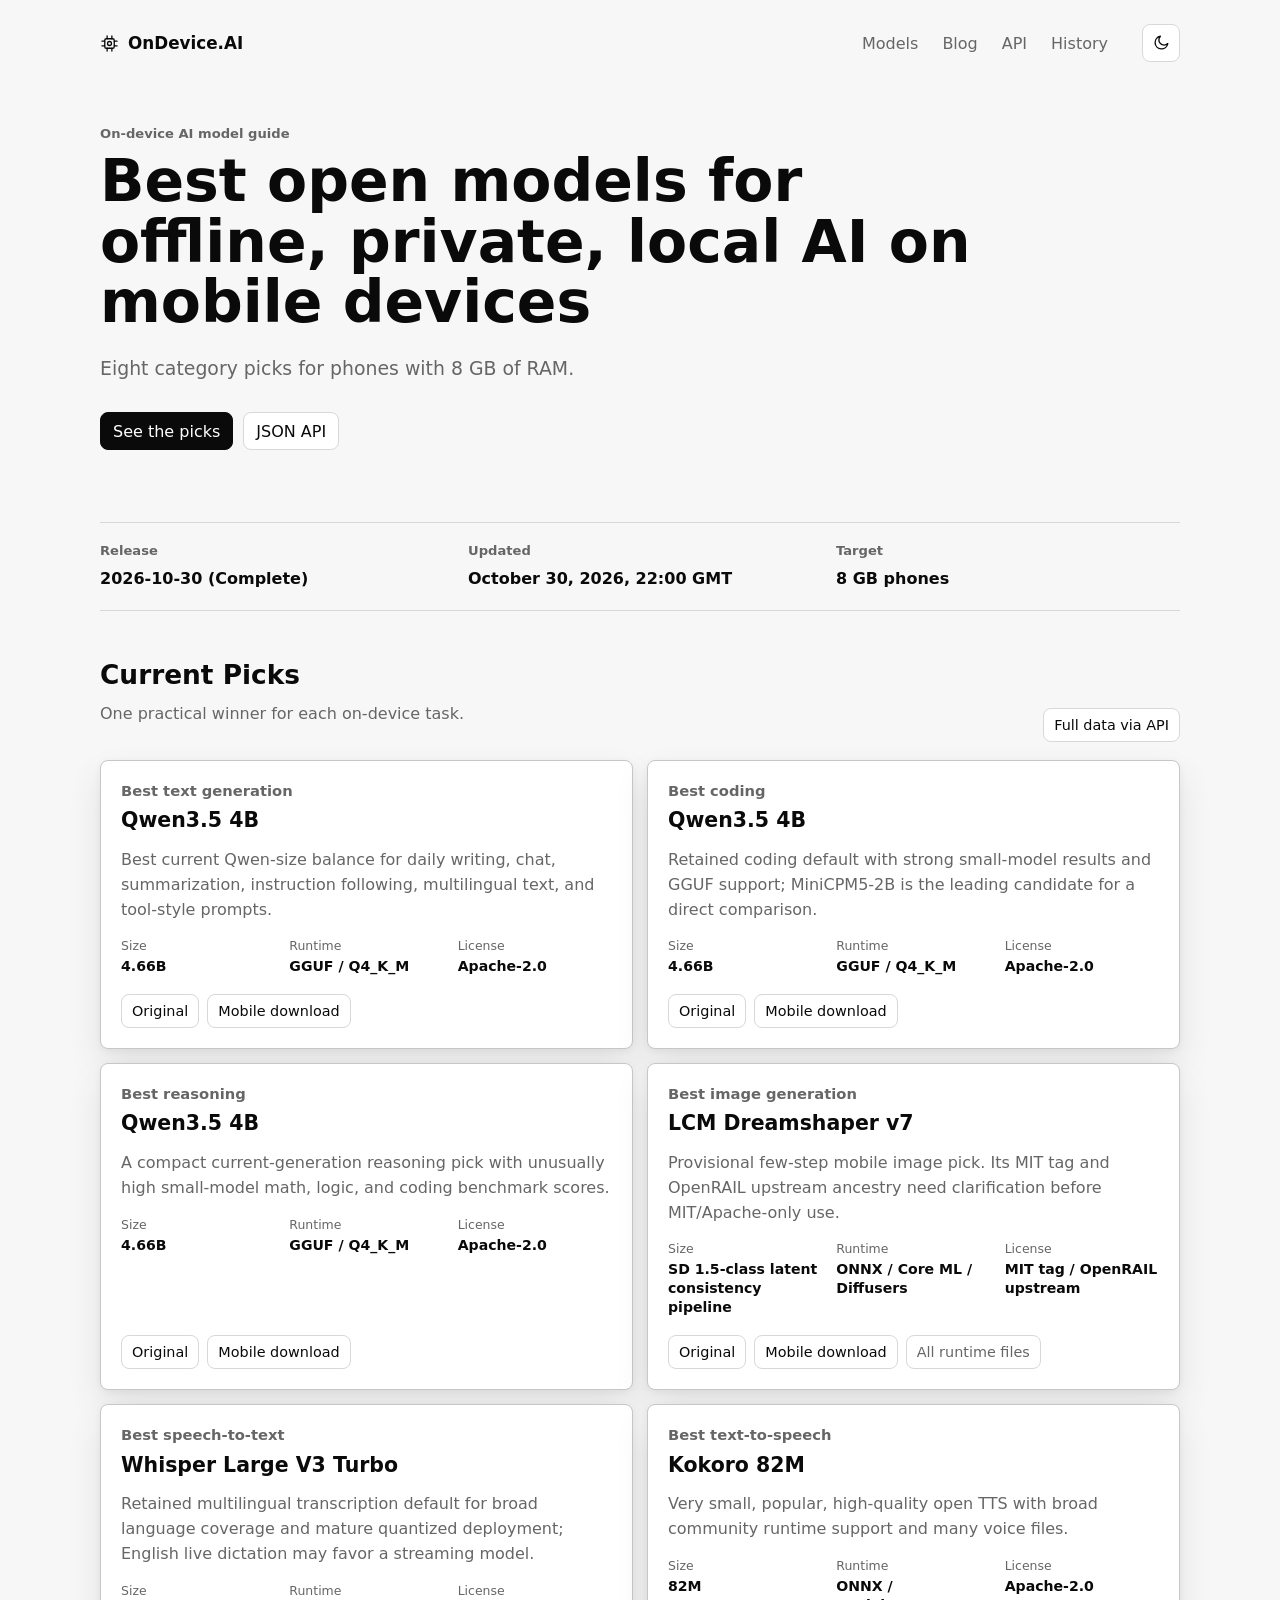
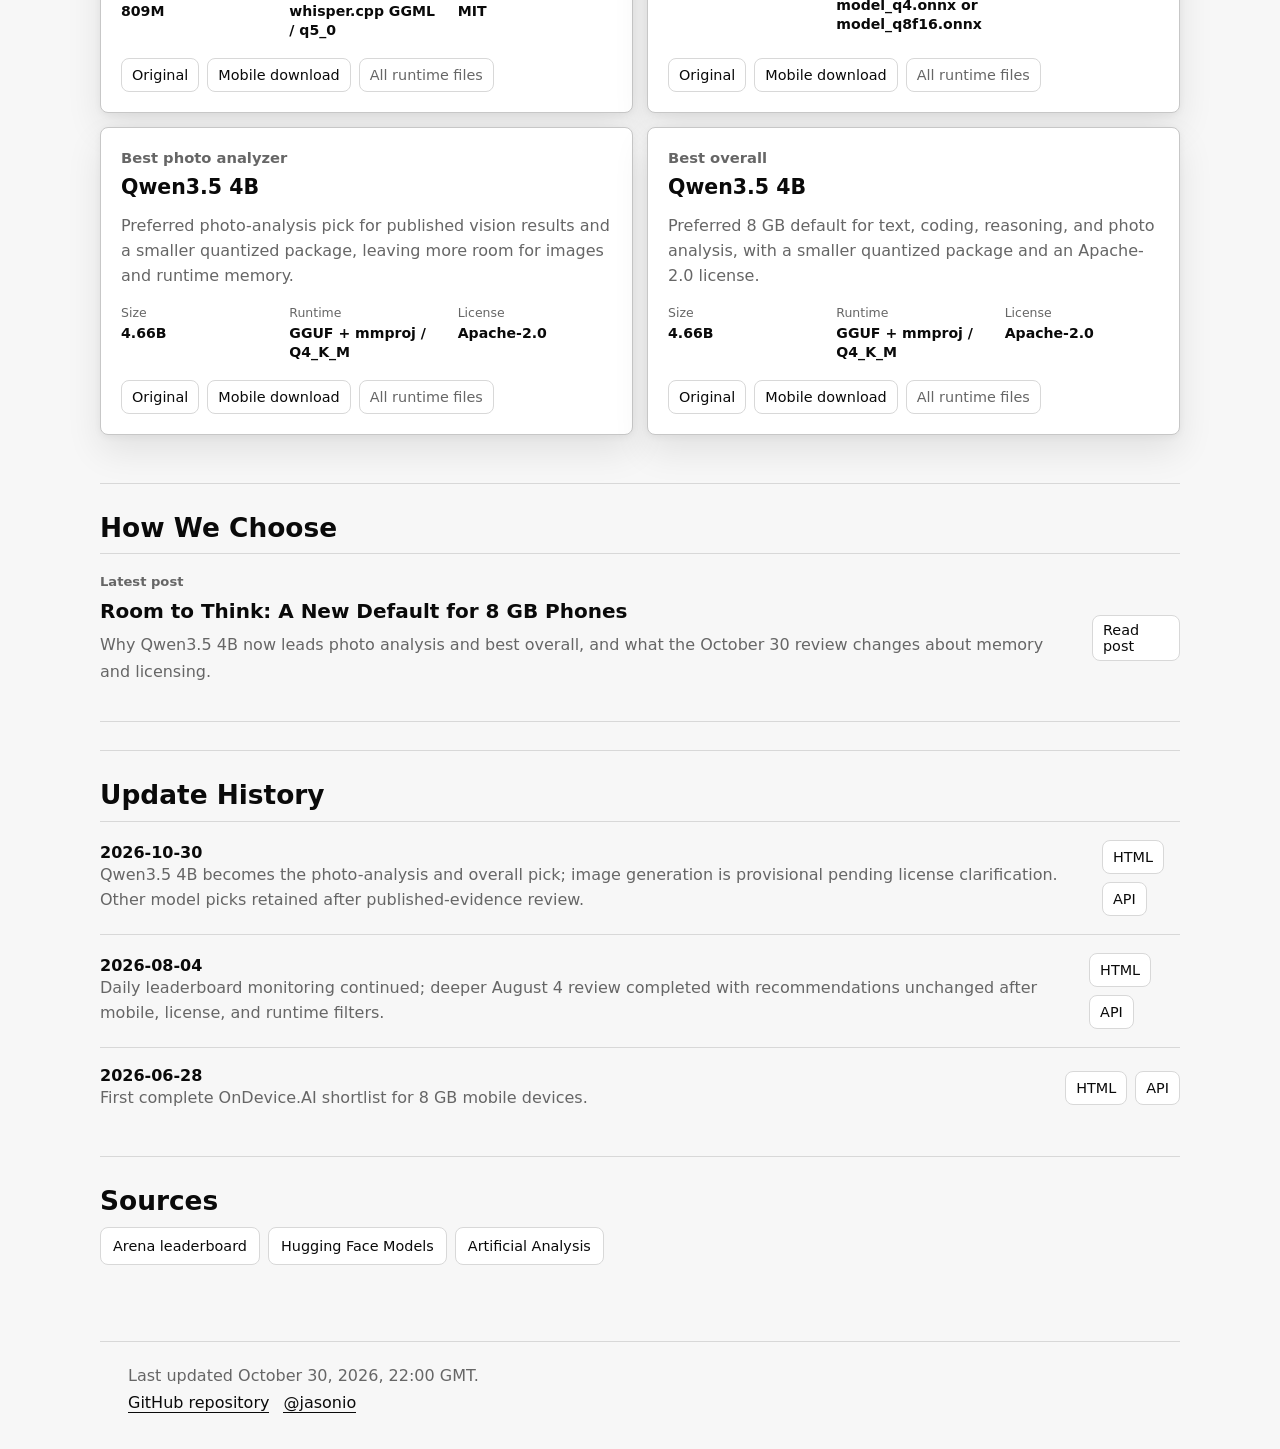
<file: index.html>
<!DOCTYPE html>
<html lang="en" data-theme="light">
<head>
  <meta charset="UTF-8">
  <meta name="viewport" content="width=device-width, initial-scale=1.0">
  <title>OnDevice.AI - Best mobile AI models</title>
  <meta name="description" content="Current recommendations for open and open-weight AI models that run comfortably on mobile devices with 8 GB of RAM.">
  <link rel="icon" href="/favicon.svg" type="image/svg+xml">
  <script>
    (function () {
      try {
        var storedTheme = localStorage.getItem("ondevice-theme");
        var preferredTheme = window.matchMedia("(prefers-color-scheme: dark)").matches ? "dark" : "light";
        document.documentElement.setAttribute("data-theme", storedTheme || preferredTheme);
      } catch (error) {
        document.documentElement.setAttribute("data-theme", "light");
      }
    })();
  </script>
  <link rel="stylesheet" href="styles.css?rev=release-1">
</head>
<body data-api-source="api/index.json">
  <header class="site-header">
    <nav class="top-nav" aria-label="Main navigation">
      <a class="brand" href="/">
        <svg class="brand-icon" viewBox="0 0 24 24" aria-hidden="true">
          <rect x="6" y="6" width="12" height="12" rx="2"></rect>
          <circle cx="12" cy="12" r="2.5"></circle>
          <path d="M9 2.5V6"></path>
          <path d="M15 2.5V6"></path>
          <path d="M9 18v3.5"></path>
          <path d="M15 18v3.5"></path>
          <path d="M2.5 9H6"></path>
          <path d="M2.5 15H6"></path>
          <path d="M18 9h3.5"></path>
          <path d="M18 15h3.5"></path>
        </svg>
        <span>OnDevice.AI</span>
      </a>
      <div class="nav-links" id="nav-links">
        <a href="#models">Models</a>
        <a href="/blog/">Blog</a>
        <a href="/api">API</a>
        <a href="#history">History</a>
      </div>
      <div class="nav-controls">
        <button class="theme-toggle" id="theme-toggle" type="button" aria-pressed="false" aria-label="Switch to dark mode">
          <svg class="theme-icon theme-icon-moon" viewBox="0 0 24 24" aria-hidden="true">
            <path d="M21 12.8A8.5 8.5 0 1 1 11.2 3a6.5 6.5 0 0 0 9.8 9.8z"></path>
          </svg>
          <svg class="theme-icon theme-icon-sun" viewBox="0 0 24 24" aria-hidden="true">
            <circle cx="12" cy="12" r="4"></circle>
            <path d="M12 2v2"></path>
            <path d="M12 20v2"></path>
            <path d="M4.9 4.9l1.4 1.4"></path>
            <path d="M17.7 17.7l1.4 1.4"></path>
            <path d="M2 12h2"></path>
            <path d="M20 12h2"></path>
            <path d="M4.9 19.1l1.4-1.4"></path>
            <path d="M17.7 6.3l1.4-1.4"></path>
          </svg>
        </button>
        <button class="menu-toggle" id="menu-toggle" type="button" aria-expanded="false" aria-controls="nav-links" aria-label="Open menu">
          <svg class="menu-icon menu-icon-open" viewBox="0 0 24 24" aria-hidden="true">
            <path d="M4 7h16"></path>
            <path d="M4 12h16"></path>
            <path d="M4 17h16"></path>
          </svg>
          <svg class="menu-icon menu-icon-close" viewBox="0 0 24 24" aria-hidden="true">
            <path d="M6 6l12 12"></path>
            <path d="M18 6L6 18"></path>
          </svg>
        </button>
      </div>
    </nav>

    <section class="hero" aria-labelledby="page-title">
      <div class="hero-copy">
        <p class="eyebrow">On-device AI model guide</p>
        <h1 id="page-title">Best open models for offline, private, local AI on mobile devices</h1>
        <p class="hero-text">
          Eight category picks for phones with 8 GB of RAM.
        </p>
        <div class="hero-actions">
          <a class="action primary" href="#models">See the picks</a>
          <a class="action secondary" href="/api">JSON API</a>
        </div>
      </div>
    </section>
  </header>

  <main>
    <section class="status-band" aria-label="Current update status">
      <div>
        <span class="meta-label">Release</span>
        <strong id="version">Loading</strong>
      </div>
      <div>
        <span class="meta-label">Updated</span>
        <strong id="updated-at">Loading</strong>
      </div>
      <div>
        <span class="meta-label">Target</span>
        <strong id="target-device">8 GB phones</strong>
      </div>
    </section>

    <section class="section-heading" id="models">
      <div>
        <h2>Current Picks</h2>
        <p>One practical winner for each on-device task.</p>
      </div>
      <a class="minor-link" href="/api">Full data via API</a>
    </section>

    <section class="model-grid" id="model-grid" aria-live="polite"></section>

    <section class="info-section" aria-labelledby="blog-title">
      <h2 id="blog-title">How We Choose</h2>
      <article class="blog-teaser">
        <div>
          <span class="meta-label">Latest post</span>
          <h3><a class="title-link" href="/blog/room-to-think-a-new-default-for-8-gb-phones/">Room to Think: A New Default for 8 GB Phones</a></h3>
          <p>
            Why Qwen3.5 4B now leads photo analysis and best overall, and what
            the October 30 review changes about memory and licensing.
          </p>
        </div>
        <a class="minor-link" href="/blog/room-to-think-a-new-default-for-8-gb-phones/">Read post</a>
      </article>
    </section>

    <section class="info-section" id="history" aria-labelledby="history-title">
      <h2 id="history-title">Update History</h2>
      <div class="history-list" id="history-list"></div>
    </section>

    <section class="info-section" aria-labelledby="sources-title">
      <h2 id="sources-title">Sources</h2>
      <div class="source-list" id="source-list"></div>
    </section>
  </main>

  <footer>
    <p id="footer-updated">OnDevice.AI recommendations are loading.</p>
    <p class="footer-links">
      <a href="https://github.com/jasonas/OnDeviceAI" target="_blank" rel="noopener">GitHub repository</a>
      <a href="https://x.com/jasonio" target="_blank" rel="noopener">@jasonio</a>
    </p>
  </footer>

  <script src="script.js?rev=release-1"></script>
</body>
</html>
</file>
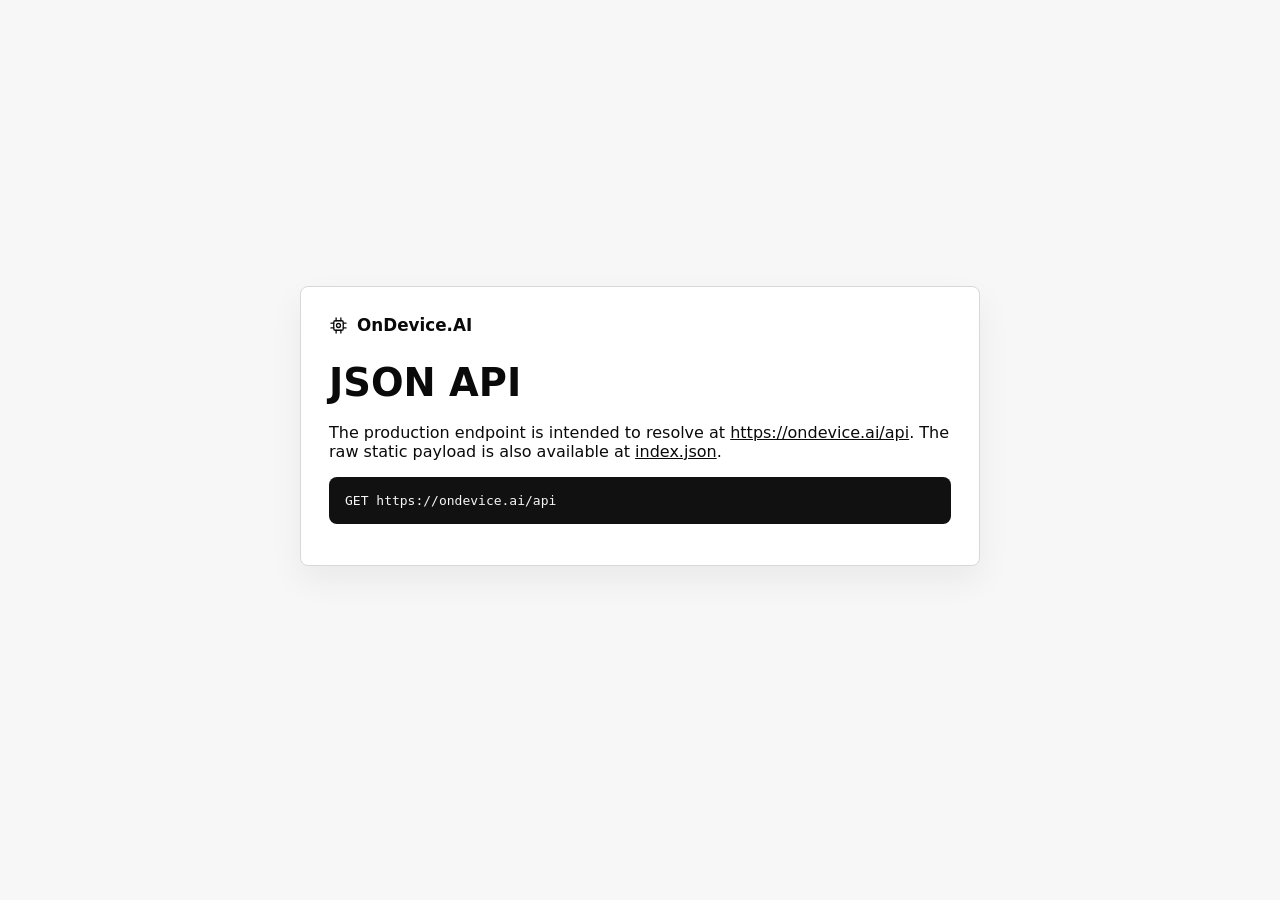
<file: api/index.html>
<!DOCTYPE html>
<html lang="en">
<head>
  <meta charset="UTF-8">
  <meta name="viewport" content="width=device-width, initial-scale=1.0">
  <title>OnDevice.AI API</title>
  <link rel="icon" href="/favicon.svg" type="image/svg+xml">
  <link rel="stylesheet" href="../styles.css?rev=release-1">
</head>
<body class="api-page">
  <main class="api-doc">
    <a class="brand" href="/">
      <svg class="brand-icon" viewBox="0 0 24 24" aria-hidden="true">
        <rect x="6" y="6" width="12" height="12" rx="2"></rect>
        <circle cx="12" cy="12" r="2.5"></circle>
        <path d="M9 2.5V6"></path>
        <path d="M15 2.5V6"></path>
        <path d="M9 18v3.5"></path>
        <path d="M15 18v3.5"></path>
        <path d="M2.5 9H6"></path>
        <path d="M2.5 15H6"></path>
        <path d="M18 9h3.5"></path>
        <path d="M18 15h3.5"></path>
      </svg>
      <span>OnDevice.AI</span>
    </a>
    <h1>JSON API</h1>
    <p>
      The production endpoint is intended to resolve at
      <a href="/api">https://ondevice.ai/api</a>. The raw static payload is also
      available at <a href="index.json">index.json</a>.
    </p>
    <pre><code>GET https://ondevice.ai/api</code></pre>
  </main>
</body>
</html>
</file>
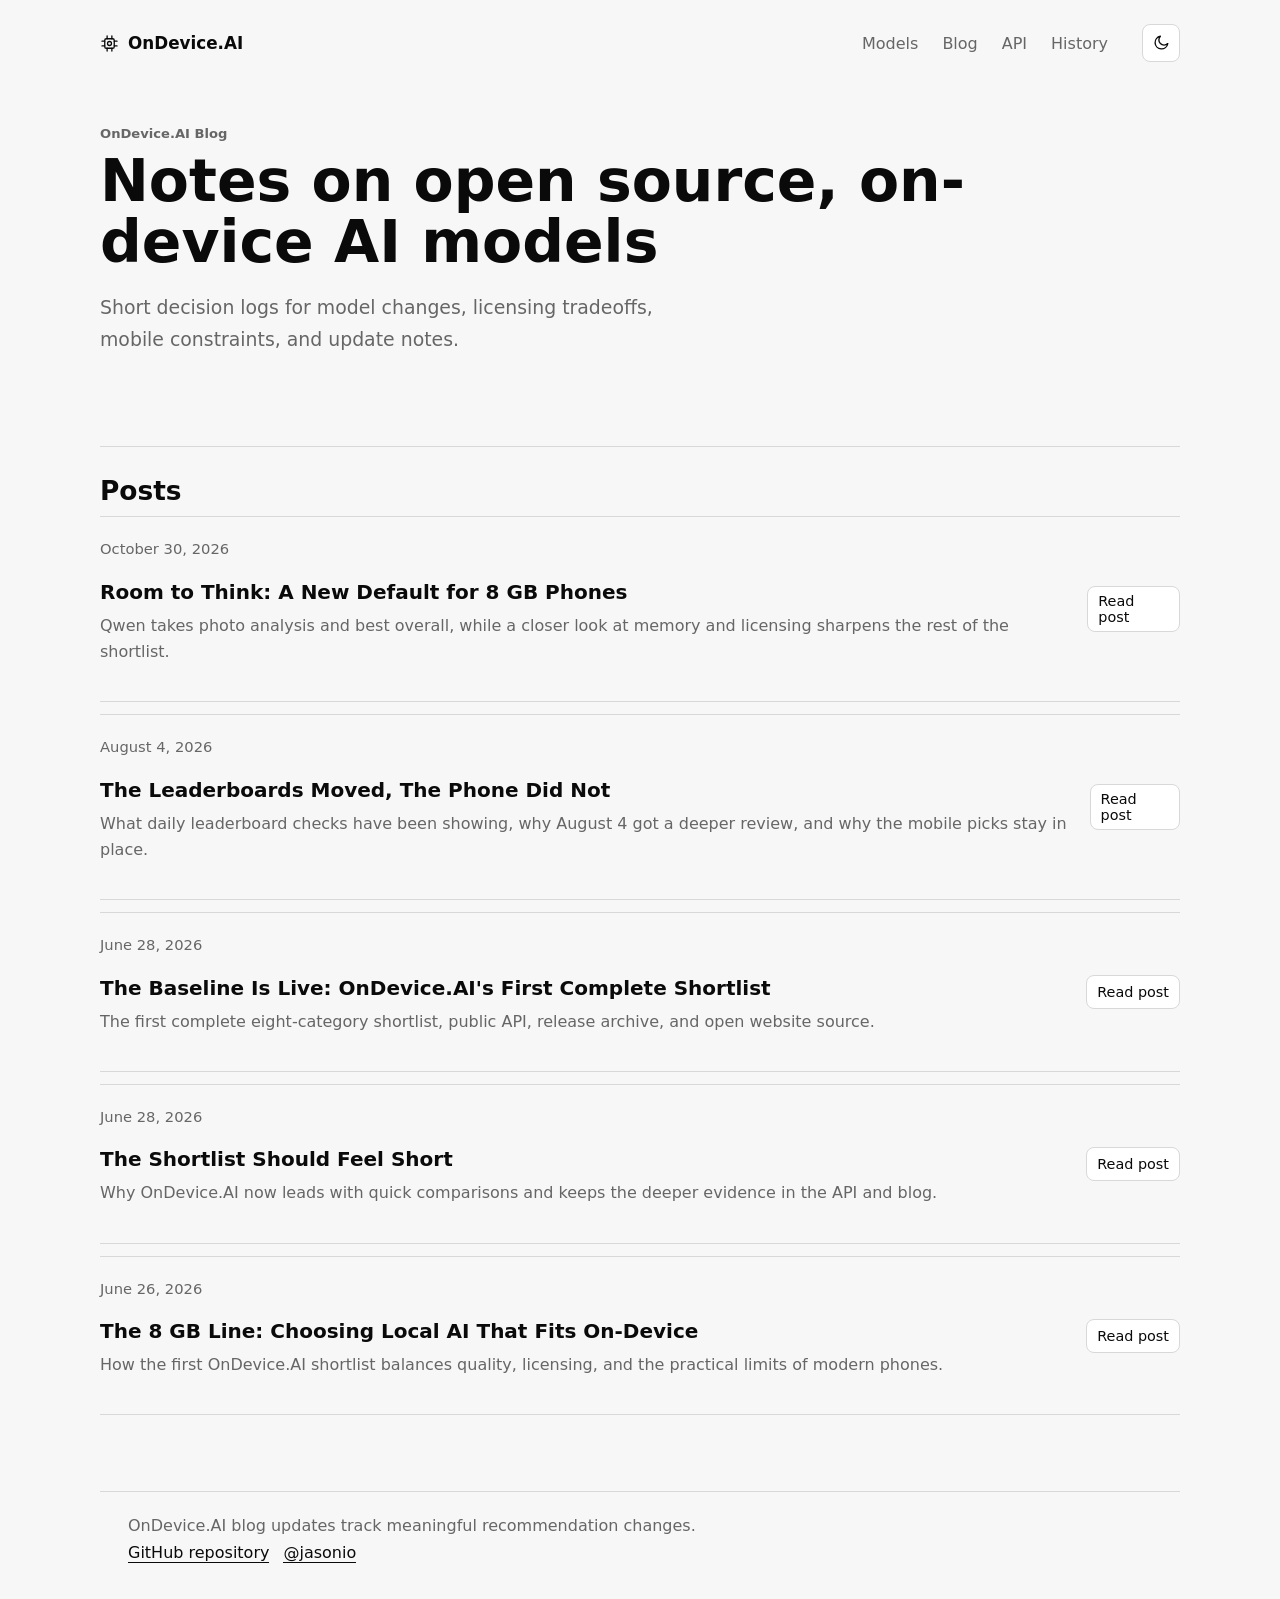
<file: blog/index.html>
<!DOCTYPE html>
<html lang="en" data-theme="light">
<head>
  <meta charset="UTF-8">
  <meta name="viewport" content="width=device-width, initial-scale=1.0">
  <title>OnDevice.AI Blog</title>
  <meta name="description" content="Notes about OnDevice.AI model selection updates and the tradeoffs behind private, local AI on phones.">
  <link rel="icon" href="/favicon.svg" type="image/svg+xml">
  <script>
    (function () {
      try {
        var storedTheme = localStorage.getItem("ondevice-theme");
        var preferredTheme = window.matchMedia("(prefers-color-scheme: dark)").matches ? "dark" : "light";
        document.documentElement.setAttribute("data-theme", storedTheme || preferredTheme);
      } catch (error) {
        document.documentElement.setAttribute("data-theme", "light");
      }
    })();
  </script>
  <link rel="stylesheet" href="/styles.css?rev=release-1">
</head>
<body>
  <header class="site-header">
    <nav class="top-nav" aria-label="Main navigation">
      <a class="brand" href="/">
        <svg class="brand-icon" viewBox="0 0 24 24" aria-hidden="true">
          <rect x="6" y="6" width="12" height="12" rx="2"></rect>
          <circle cx="12" cy="12" r="2.5"></circle>
          <path d="M9 2.5V6"></path>
          <path d="M15 2.5V6"></path>
          <path d="M9 18v3.5"></path>
          <path d="M15 18v3.5"></path>
          <path d="M2.5 9H6"></path>
          <path d="M2.5 15H6"></path>
          <path d="M18 9h3.5"></path>
          <path d="M18 15h3.5"></path>
        </svg>
        <span>OnDevice.AI</span>
      </a>
      <div class="nav-links" id="nav-links">
        <a href="/#models">Models</a>
        <a href="/blog/">Blog</a>
        <a href="/api">API</a>
        <a href="/#history">History</a>
      </div>
      <div class="nav-controls">
        <button class="theme-toggle" id="theme-toggle" type="button" aria-pressed="false" aria-label="Switch to dark mode">
          <svg class="theme-icon theme-icon-moon" viewBox="0 0 24 24" aria-hidden="true">
            <path d="M21 12.8A8.5 8.5 0 1 1 11.2 3a6.5 6.5 0 0 0 9.8 9.8z"></path>
          </svg>
          <svg class="theme-icon theme-icon-sun" viewBox="0 0 24 24" aria-hidden="true">
            <circle cx="12" cy="12" r="4"></circle>
            <path d="M12 2v2"></path>
            <path d="M12 20v2"></path>
            <path d="M4.9 4.9l1.4 1.4"></path>
            <path d="M17.7 17.7l1.4 1.4"></path>
            <path d="M2 12h2"></path>
            <path d="M20 12h2"></path>
            <path d="M4.9 19.1l1.4-1.4"></path>
            <path d="M17.7 6.3l1.4-1.4"></path>
          </svg>
        </button>
        <button class="menu-toggle" id="menu-toggle" type="button" aria-expanded="false" aria-controls="nav-links" aria-label="Open menu">
          <svg class="menu-icon menu-icon-open" viewBox="0 0 24 24" aria-hidden="true">
            <path d="M4 7h16"></path>
            <path d="M4 12h16"></path>
            <path d="M4 17h16"></path>
          </svg>
          <svg class="menu-icon menu-icon-close" viewBox="0 0 24 24" aria-hidden="true">
            <path d="M6 6l12 12"></path>
            <path d="M18 6L6 18"></path>
          </svg>
        </button>
      </div>
    </nav>

    <section class="hero archive-hero" aria-labelledby="page-title">
      <div class="hero-copy">
        <p class="eyebrow">OnDevice.AI Blog</p>
        <h1 id="page-title">Notes on open source, on-device AI models</h1>
        <p class="hero-text">
          Short decision logs for model changes, licensing tradeoffs, mobile
          constraints, and update notes.
        </p>
      </div>
    </section>
  </header>

  <main>
    <section class="info-section" aria-labelledby="posts-title">
      <h2 id="posts-title">Posts</h2>
      <div class="blog-list">
        <article class="blog-card">
          <div>
            <p class="post-meta">October 30, 2026</p>
            <h2><a class="title-link" href="/blog/room-to-think-a-new-default-for-8-gb-phones/">Room to Think: A New Default for 8 GB Phones</a></h2>
            <p>
              Qwen takes photo analysis and best overall, while a closer look
              at memory and licensing sharpens the rest of the shortlist.
            </p>
          </div>
          <a class="minor-link" href="/blog/room-to-think-a-new-default-for-8-gb-phones/">Read post</a>
        </article>
        <article class="blog-card">
          <div>
            <p class="post-meta">August 4, 2026</p>
            <h2><a class="title-link" href="/blog/the-leaderboards-moved-the-phone-did-not/">The Leaderboards Moved, The Phone Did Not</a></h2>
            <p>
              What daily leaderboard checks have been showing, why August 4
              got a deeper review, and why the mobile picks stay in place.
            </p>
          </div>
          <a class="minor-link" href="/blog/the-leaderboards-moved-the-phone-did-not/">Read post</a>
        </article>
        <article class="blog-card">
          <div>
            <p class="post-meta">June 28, 2026</p>
            <h2><a class="title-link" href="/blog/the-baseline-is-live/">The Baseline Is Live: OnDevice.AI's First Complete Shortlist</a></h2>
            <p>
              The first complete eight-category shortlist, public API, release
              archive, and open website source.
            </p>
          </div>
          <a class="minor-link" href="/blog/the-baseline-is-live/">Read post</a>
        </article>
        <article class="blog-card">
          <div>
            <p class="post-meta">June 28, 2026</p>
            <h2><a class="title-link" href="/blog/the-shortlist-should-feel-short/">The Shortlist Should Feel Short</a></h2>
            <p>
              Why OnDevice.AI now leads with quick comparisons and keeps the
              deeper evidence in the API and blog.
            </p>
          </div>
          <a class="minor-link" href="/blog/the-shortlist-should-feel-short/">Read post</a>
        </article>
        <article class="blog-card">
          <div>
            <p class="post-meta">June 26, 2026</p>
            <h2><a class="title-link" href="/blog/the-8-gb-line-choosing-local-ai-that-fits-on-device/">The 8 GB Line: Choosing Local AI That Fits On-Device</a></h2>
            <p>
              How the first OnDevice.AI shortlist balances quality, licensing,
              and the practical limits of modern phones.
            </p>
          </div>
          <a class="minor-link" href="/blog/the-8-gb-line-choosing-local-ai-that-fits-on-device/">Read post</a>
        </article>
      </div>
    </section>
  </main>

  <footer>
    <p>OnDevice.AI blog updates track meaningful recommendation changes.</p>
    <p class="footer-links">
      <a href="https://github.com/jasonas/OnDeviceAI" target="_blank" rel="noopener">GitHub repository</a>
      <a href="https://x.com/jasonio" target="_blank" rel="noopener">@jasonio</a>
    </p>
  </footer>

  <script src="/script.js?rev=release-1"></script>
</body>
</html>
</file>
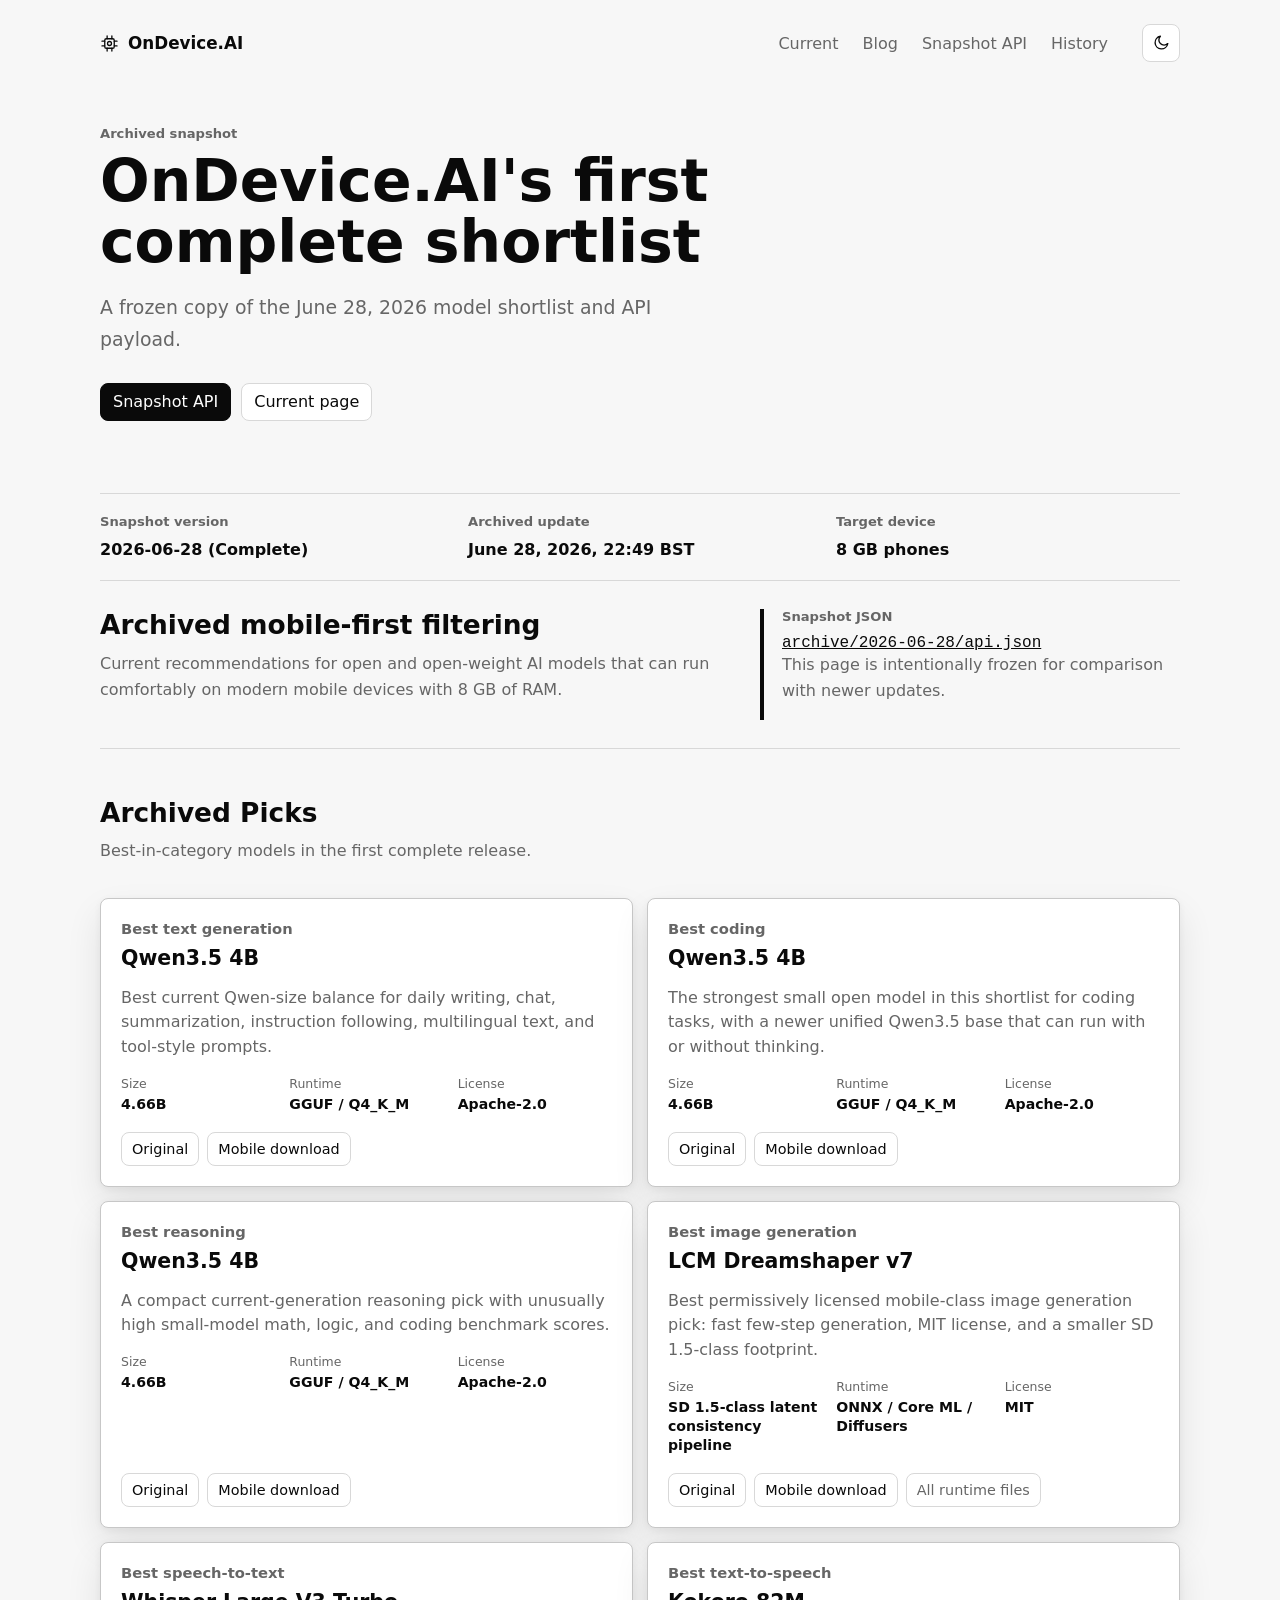
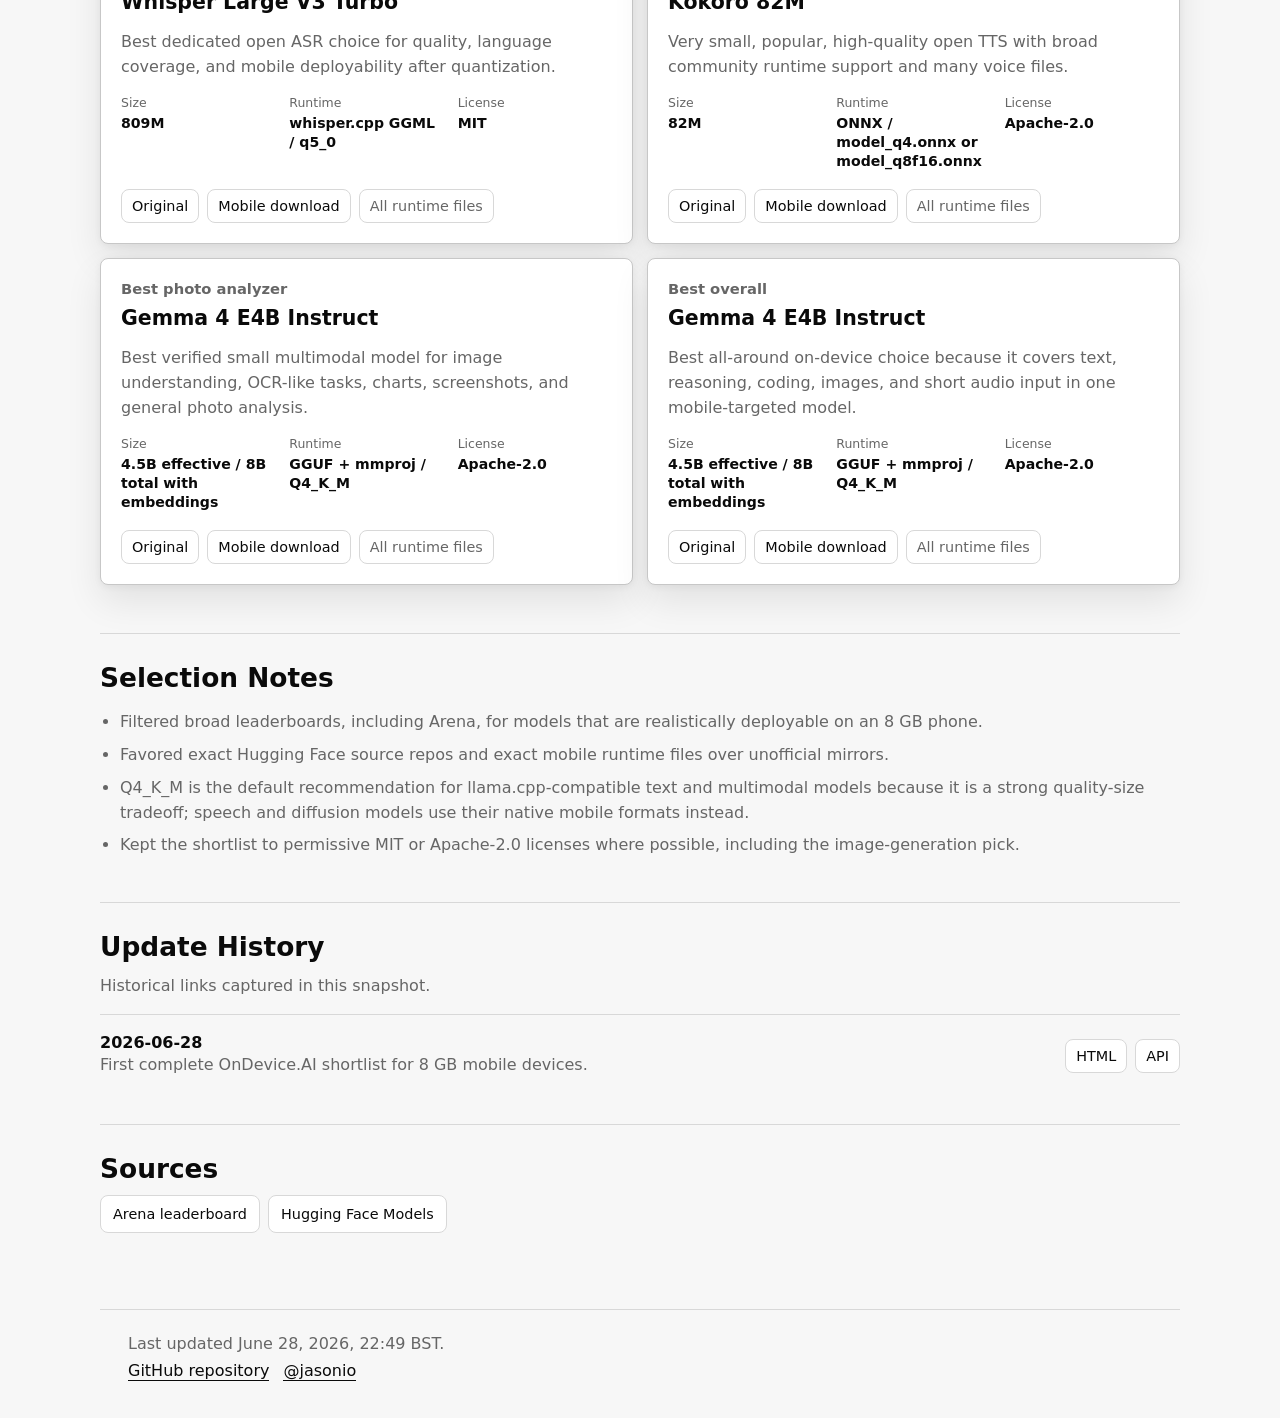
<file: archive/2026-06-28/index.html>
<!DOCTYPE html>
<html lang="en" data-theme="light">
<head>
  <meta charset="UTF-8">
  <meta name="viewport" content="width=device-width, initial-scale=1.0">
  <title>OnDevice.AI Snapshot - June 28, 2026</title>
  <meta name="description" content="The first complete OnDevice.AI shortlist, archived on June 28, 2026.">
  <link rel="icon" href="/favicon.svg" type="image/svg+xml">
  <script>
    (function () {
      try {
        var storedTheme = localStorage.getItem("ondevice-theme");
        var preferredTheme = window.matchMedia("(prefers-color-scheme: dark)").matches ? "dark" : "light";
        document.documentElement.setAttribute("data-theme", storedTheme || preferredTheme);
      } catch (error) {
        document.documentElement.setAttribute("data-theme", "light");
      }
    })();
  </script>
  <link rel="stylesheet" href="../../styles.css?rev=release-1">
</head>
<body data-api-source="api.json" data-preserve-title="true">
  <header class="site-header">
    <nav class="top-nav" aria-label="Main navigation">
      <a class="brand" href="/">
        <svg class="brand-icon" viewBox="0 0 24 24" aria-hidden="true">
          <rect x="6" y="6" width="12" height="12" rx="2"></rect>
          <circle cx="12" cy="12" r="2.5"></circle>
          <path d="M9 2.5V6"></path>
          <path d="M15 2.5V6"></path>
          <path d="M9 18v3.5"></path>
          <path d="M15 18v3.5"></path>
          <path d="M2.5 9H6"></path>
          <path d="M2.5 15H6"></path>
          <path d="M18 9h3.5"></path>
          <path d="M18 15h3.5"></path>
        </svg>
        <span>OnDevice.AI</span>
      </a>
      <div class="nav-links" id="nav-links">
        <a href="/">Current</a>
        <a href="/blog/">Blog</a>
        <a href="api.json">Snapshot API</a>
        <a href="#history">History</a>
      </div>
      <div class="nav-controls">
        <button class="theme-toggle" id="theme-toggle" type="button" aria-pressed="false" aria-label="Switch to dark mode">
          <svg class="theme-icon theme-icon-moon" viewBox="0 0 24 24" aria-hidden="true">
            <path d="M21 12.8A8.5 8.5 0 1 1 11.2 3a6.5 6.5 0 0 0 9.8 9.8z"></path>
          </svg>
          <svg class="theme-icon theme-icon-sun" viewBox="0 0 24 24" aria-hidden="true">
            <circle cx="12" cy="12" r="4"></circle>
            <path d="M12 2v2"></path>
            <path d="M12 20v2"></path>
            <path d="M4.9 4.9l1.4 1.4"></path>
            <path d="M17.7 17.7l1.4 1.4"></path>
            <path d="M2 12h2"></path>
            <path d="M20 12h2"></path>
            <path d="M4.9 19.1l1.4-1.4"></path>
            <path d="M17.7 6.3l1.4-1.4"></path>
          </svg>
        </button>
        <button class="menu-toggle" id="menu-toggle" type="button" aria-expanded="false" aria-controls="nav-links" aria-label="Open menu">
          <svg class="menu-icon menu-icon-open" viewBox="0 0 24 24" aria-hidden="true">
            <path d="M4 7h16"></path>
            <path d="M4 12h16"></path>
            <path d="M4 17h16"></path>
          </svg>
          <svg class="menu-icon menu-icon-close" viewBox="0 0 24 24" aria-hidden="true">
            <path d="M6 6l12 12"></path>
            <path d="M18 6L6 18"></path>
          </svg>
        </button>
      </div>
    </nav>

    <section class="hero archive-hero" aria-labelledby="page-title">
      <div class="hero-copy">
        <p class="eyebrow">Archived snapshot</p>
        <h1 id="page-title">OnDevice.AI's first complete shortlist</h1>
        <p class="hero-text">
          A frozen copy of the June 28, 2026 model shortlist and API payload.
        </p>
        <div class="hero-actions">
          <a class="action primary" href="api.json">Snapshot API</a>
          <a class="action secondary" href="/">Current page</a>
        </div>
      </div>
    </section>
  </header>

  <main>
    <section class="status-band" aria-label="Archived update status">
      <div>
        <span class="meta-label">Snapshot version</span>
        <strong id="version">Loading</strong>
      </div>
      <div>
        <span class="meta-label">Archived update</span>
        <strong id="updated-at">Loading</strong>
      </div>
      <div>
        <span class="meta-label">Target device</span>
        <strong id="target-device">8 GB mobile</strong>
      </div>
    </section>

    <section class="intro-grid" aria-label="Selection summary">
      <div>
        <h2>Archived mobile-first filtering</h2>
        <p id="site-description">
          We are loading this archived model set from the snapshot API.
        </p>
      </div>
      <div class="api-callout">
        <span class="meta-label">Snapshot JSON</span>
        <a href="api.json">archive/2026-06-28/api.json</a>
        <p>This page is intentionally frozen for comparison with newer updates.</p>
      </div>
    </section>

    <section class="section-heading" id="models">
      <div>
        <h2>Archived Picks</h2>
        <p>Best-in-category models in the first complete release.</p>
      </div>
    </section>

    <section class="model-grid" id="model-grid" aria-live="polite"></section>

    <section class="info-section" aria-labelledby="method-title">
      <h2 id="method-title">Selection Notes</h2>
      <ul id="selection-notes"></ul>
    </section>

    <section class="info-section" id="history" aria-labelledby="history-title">
      <h2 id="history-title">Update History</h2>
      <p>Historical links captured in this snapshot.</p>
      <div class="history-list" id="history-list"></div>
    </section>

    <section class="info-section" aria-labelledby="sources-title">
      <h2 id="sources-title">Sources</h2>
      <div class="source-list" id="source-list"></div>
    </section>
  </main>

  <footer>
    <p id="footer-updated">Archived OnDevice.AI recommendations are loading.</p>
    <p class="footer-links">
      <a href="https://github.com/jasonas/OnDeviceAI" target="_blank" rel="noopener">GitHub repository</a>
      <a href="https://x.com/jasonio" target="_blank" rel="noopener">@jasonio</a>
    </p>
  </footer>

  <script src="../../script.js?rev=release-1"></script>
</body>
</html>
</file>
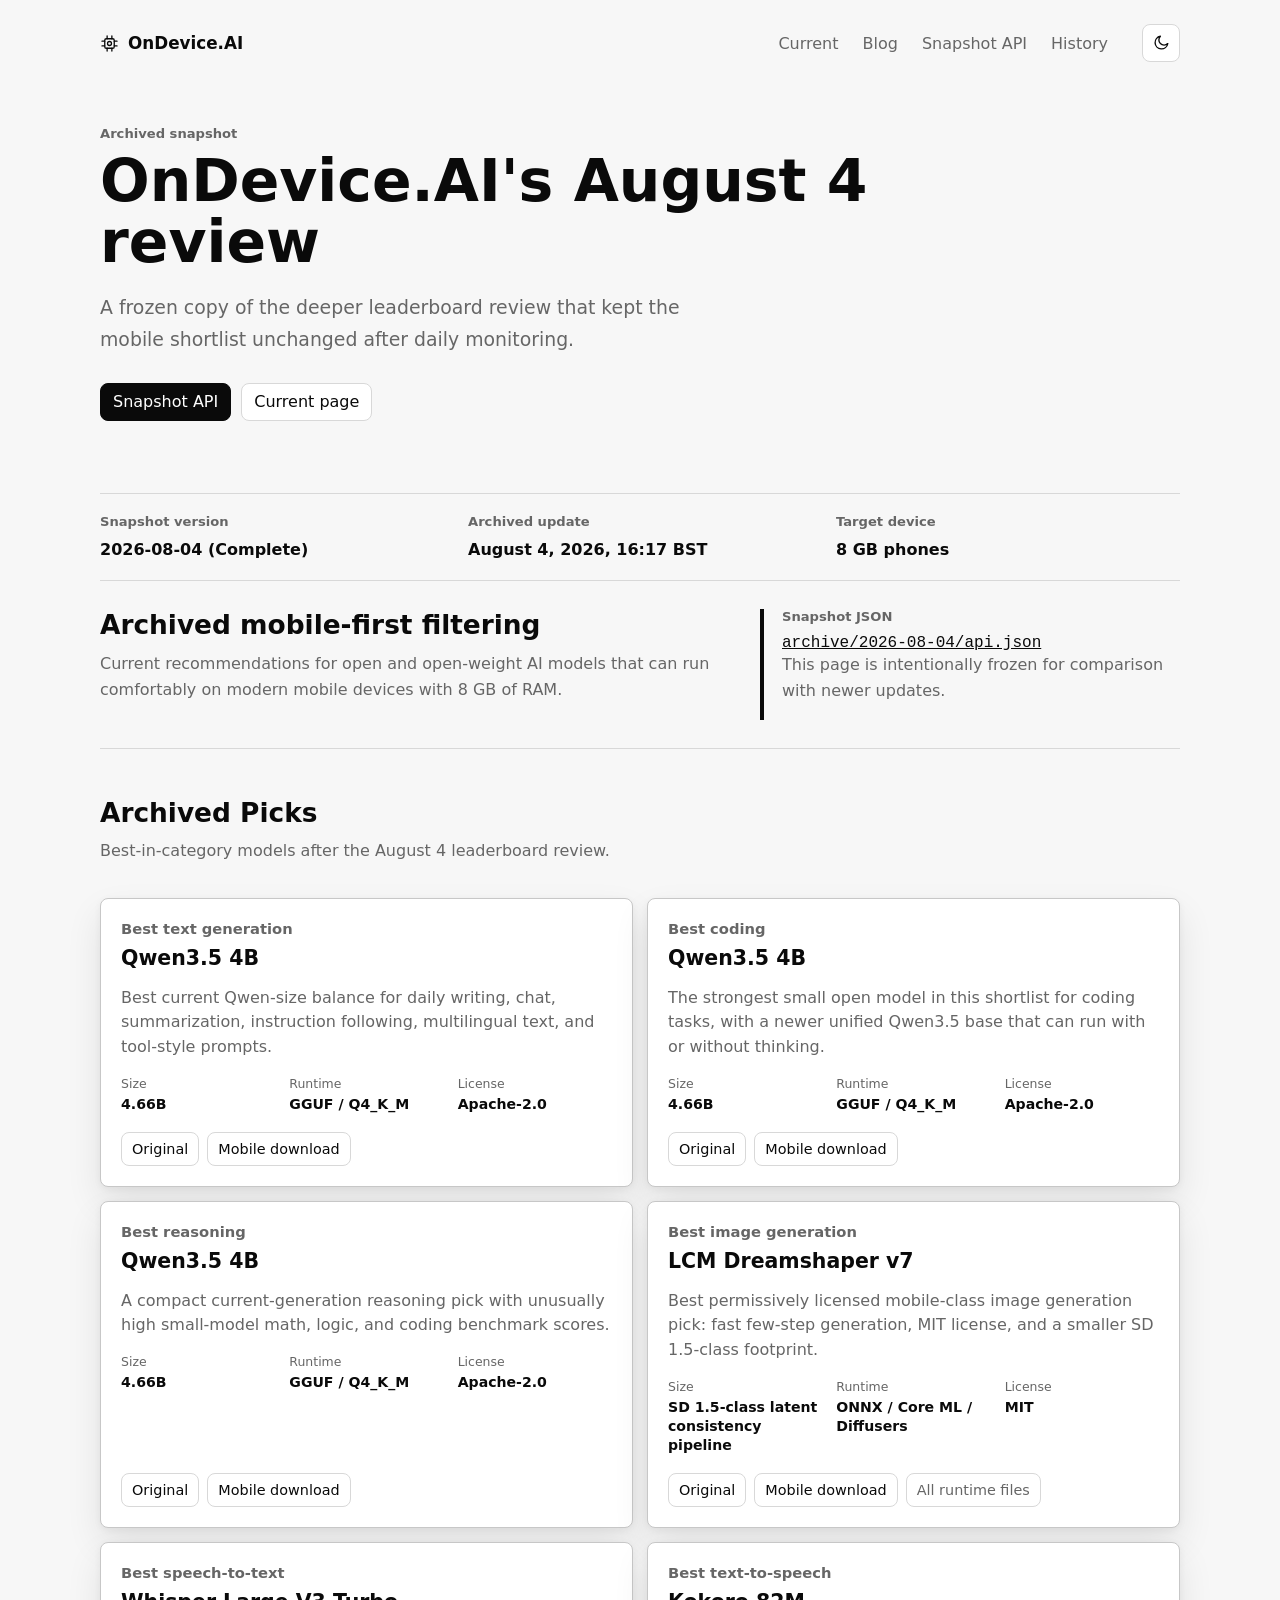
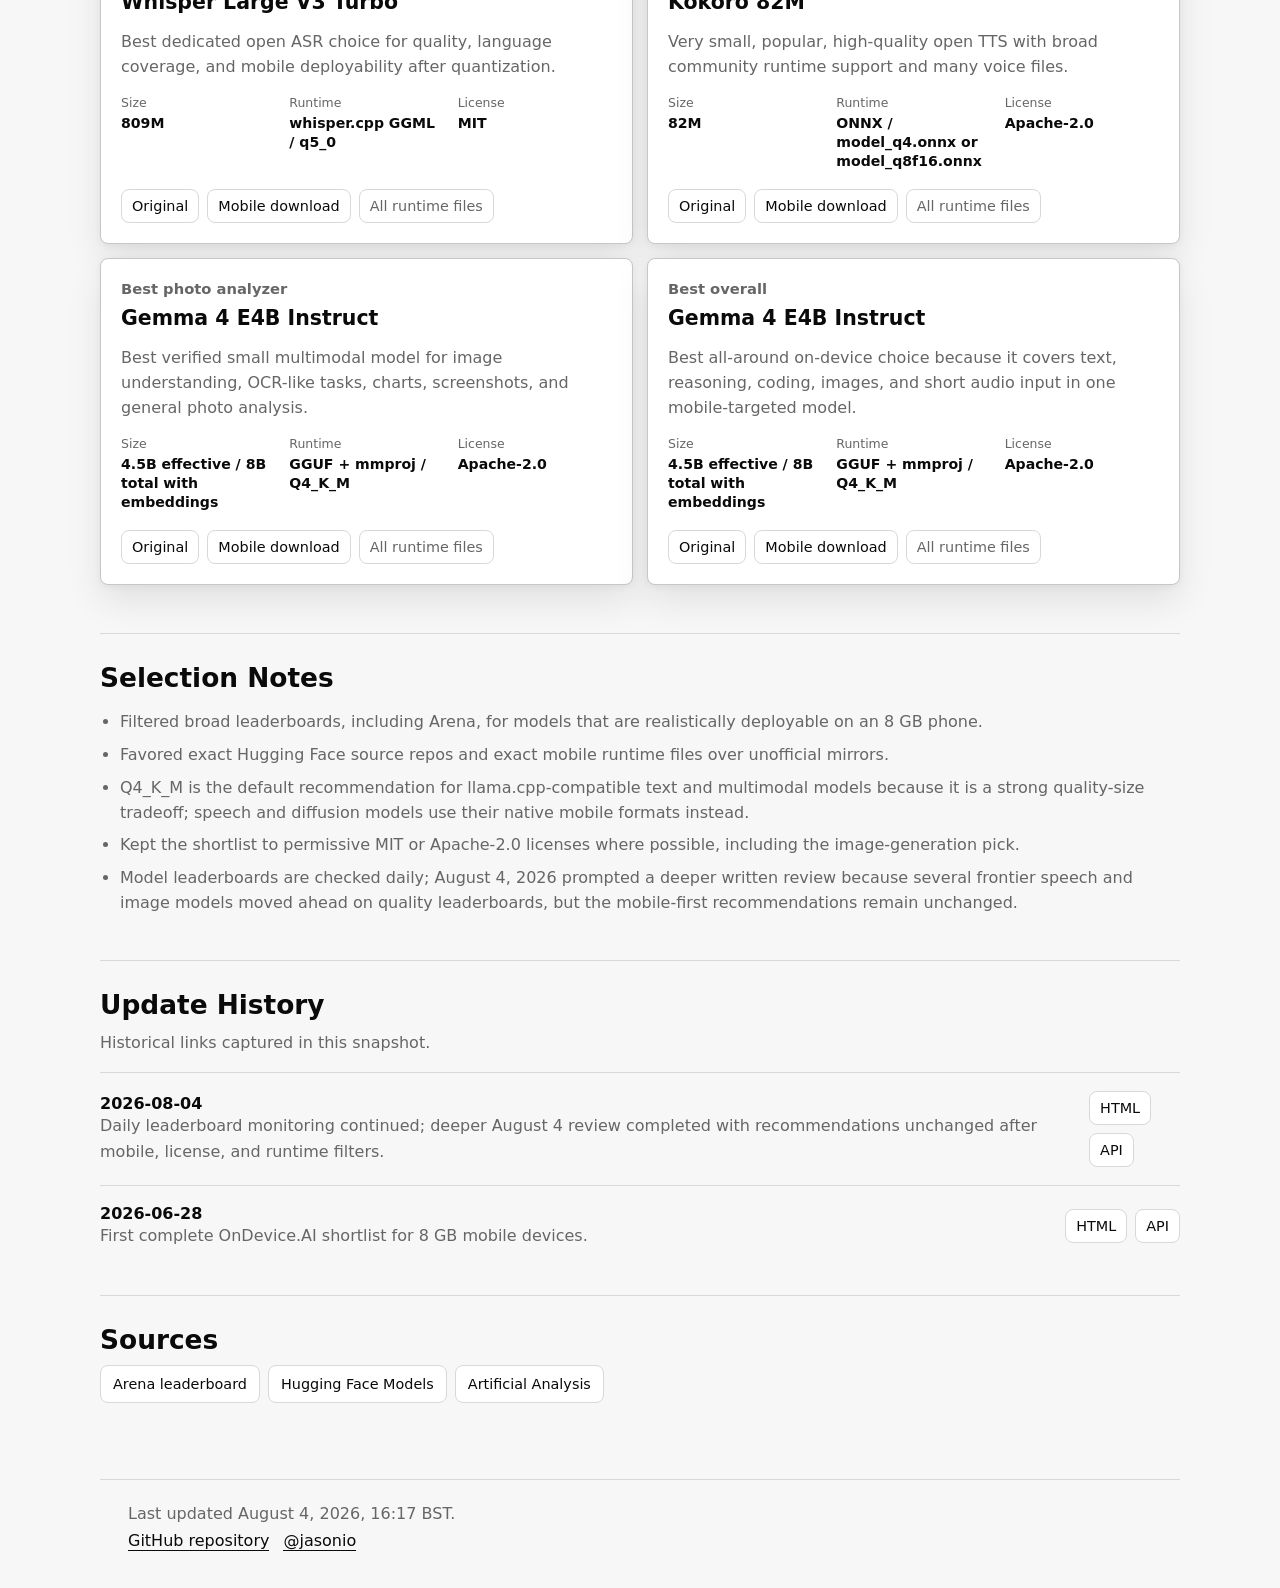
<file: archive/2026-08-04/index.html>
<!DOCTYPE html>
<html lang="en" data-theme="light">
<head>
  <meta charset="UTF-8">
  <meta name="viewport" content="width=device-width, initial-scale=1.0">
  <title>OnDevice.AI Snapshot - August 4, 2026</title>
  <meta name="description" content="The August 4, 2026 OnDevice.AI leaderboard review snapshot with unchanged mobile model recommendations.">
  <link rel="icon" href="/favicon.svg" type="image/svg+xml">
  <script>
    (function () {
      try {
        var storedTheme = localStorage.getItem("ondevice-theme");
        var preferredTheme = window.matchMedia("(prefers-color-scheme: dark)").matches ? "dark" : "light";
        document.documentElement.setAttribute("data-theme", storedTheme || preferredTheme);
      } catch (error) {
        document.documentElement.setAttribute("data-theme", "light");
      }
    })();
  </script>
  <link rel="stylesheet" href="../../styles.css?rev=release-1">
</head>
<body data-api-source="api.json" data-preserve-title="true">
  <header class="site-header">
    <nav class="top-nav" aria-label="Main navigation">
      <a class="brand" href="/">
        <svg class="brand-icon" viewBox="0 0 24 24" aria-hidden="true">
          <rect x="6" y="6" width="12" height="12" rx="2"></rect>
          <circle cx="12" cy="12" r="2.5"></circle>
          <path d="M9 2.5V6"></path>
          <path d="M15 2.5V6"></path>
          <path d="M9 18v3.5"></path>
          <path d="M15 18v3.5"></path>
          <path d="M2.5 9H6"></path>
          <path d="M2.5 15H6"></path>
          <path d="M18 9h3.5"></path>
          <path d="M18 15h3.5"></path>
        </svg>
        <span>OnDevice.AI</span>
      </a>
      <div class="nav-links" id="nav-links">
        <a href="/">Current</a>
        <a href="/blog/">Blog</a>
        <a href="api.json">Snapshot API</a>
        <a href="#history">History</a>
      </div>
      <div class="nav-controls">
        <button class="theme-toggle" id="theme-toggle" type="button" aria-pressed="false" aria-label="Switch to dark mode">
          <svg class="theme-icon theme-icon-moon" viewBox="0 0 24 24" aria-hidden="true">
            <path d="M21 12.8A8.5 8.5 0 1 1 11.2 3a6.5 6.5 0 0 0 9.8 9.8z"></path>
          </svg>
          <svg class="theme-icon theme-icon-sun" viewBox="0 0 24 24" aria-hidden="true">
            <circle cx="12" cy="12" r="4"></circle>
            <path d="M12 2v2"></path>
            <path d="M12 20v2"></path>
            <path d="M4.9 4.9l1.4 1.4"></path>
            <path d="M17.7 17.7l1.4 1.4"></path>
            <path d="M2 12h2"></path>
            <path d="M20 12h2"></path>
            <path d="M4.9 19.1l1.4-1.4"></path>
            <path d="M17.7 6.3l1.4-1.4"></path>
          </svg>
        </button>
        <button class="menu-toggle" id="menu-toggle" type="button" aria-expanded="false" aria-controls="nav-links" aria-label="Open menu">
          <svg class="menu-icon menu-icon-open" viewBox="0 0 24 24" aria-hidden="true">
            <path d="M4 7h16"></path>
            <path d="M4 12h16"></path>
            <path d="M4 17h16"></path>
          </svg>
          <svg class="menu-icon menu-icon-close" viewBox="0 0 24 24" aria-hidden="true">
            <path d="M6 6l12 12"></path>
            <path d="M18 6L6 18"></path>
          </svg>
        </button>
      </div>
    </nav>

    <section class="hero archive-hero" aria-labelledby="page-title">
      <div class="hero-copy">
        <p class="eyebrow">Archived snapshot</p>
        <h1 id="page-title">OnDevice.AI's August 4 review</h1>
        <p class="hero-text">
          A frozen copy of the deeper leaderboard review that kept the mobile
          shortlist unchanged after daily monitoring.
        </p>
        <div class="hero-actions">
          <a class="action primary" href="api.json">Snapshot API</a>
          <a class="action secondary" href="/">Current page</a>
        </div>
      </div>
    </section>
  </header>

  <main>
    <section class="status-band" aria-label="Archived update status">
      <div>
        <span class="meta-label">Snapshot version</span>
        <strong id="version">Loading</strong>
      </div>
      <div>
        <span class="meta-label">Archived update</span>
        <strong id="updated-at">Loading</strong>
      </div>
      <div>
        <span class="meta-label">Target device</span>
        <strong id="target-device">8 GB mobile</strong>
      </div>
    </section>

    <section class="intro-grid" aria-label="Selection summary">
      <div>
        <h2>Archived mobile-first filtering</h2>
        <p id="site-description">
          We are loading this archived model set from the snapshot API.
        </p>
      </div>
      <div class="api-callout">
        <span class="meta-label">Snapshot JSON</span>
        <a href="api.json">archive/2026-08-04/api.json</a>
        <p>This page is intentionally frozen for comparison with newer updates.</p>
      </div>
    </section>

    <section class="section-heading" id="models">
      <div>
        <h2>Archived Picks</h2>
        <p>Best-in-category models after the August 4 leaderboard review.</p>
      </div>
    </section>

    <section class="model-grid" id="model-grid" aria-live="polite"></section>

    <section class="info-section" aria-labelledby="method-title">
      <h2 id="method-title">Selection Notes</h2>
      <ul id="selection-notes"></ul>
    </section>

    <section class="info-section" id="history" aria-labelledby="history-title">
      <h2 id="history-title">Update History</h2>
      <p>Historical links captured in this snapshot.</p>
      <div class="history-list" id="history-list"></div>
    </section>

    <section class="info-section" aria-labelledby="sources-title">
      <h2 id="sources-title">Sources</h2>
      <div class="source-list" id="source-list"></div>
    </section>
  </main>

  <footer>
    <p id="footer-updated">Archived OnDevice.AI recommendations are loading.</p>
    <p class="footer-links">
      <a href="https://github.com/jasonas/OnDeviceAI" target="_blank" rel="noopener">GitHub repository</a>
      <a href="https://x.com/jasonio" target="_blank" rel="noopener">@jasonio</a>
    </p>
  </footer>

  <script src="../../script.js?rev=release-1"></script>
</body>
</html>
</file>
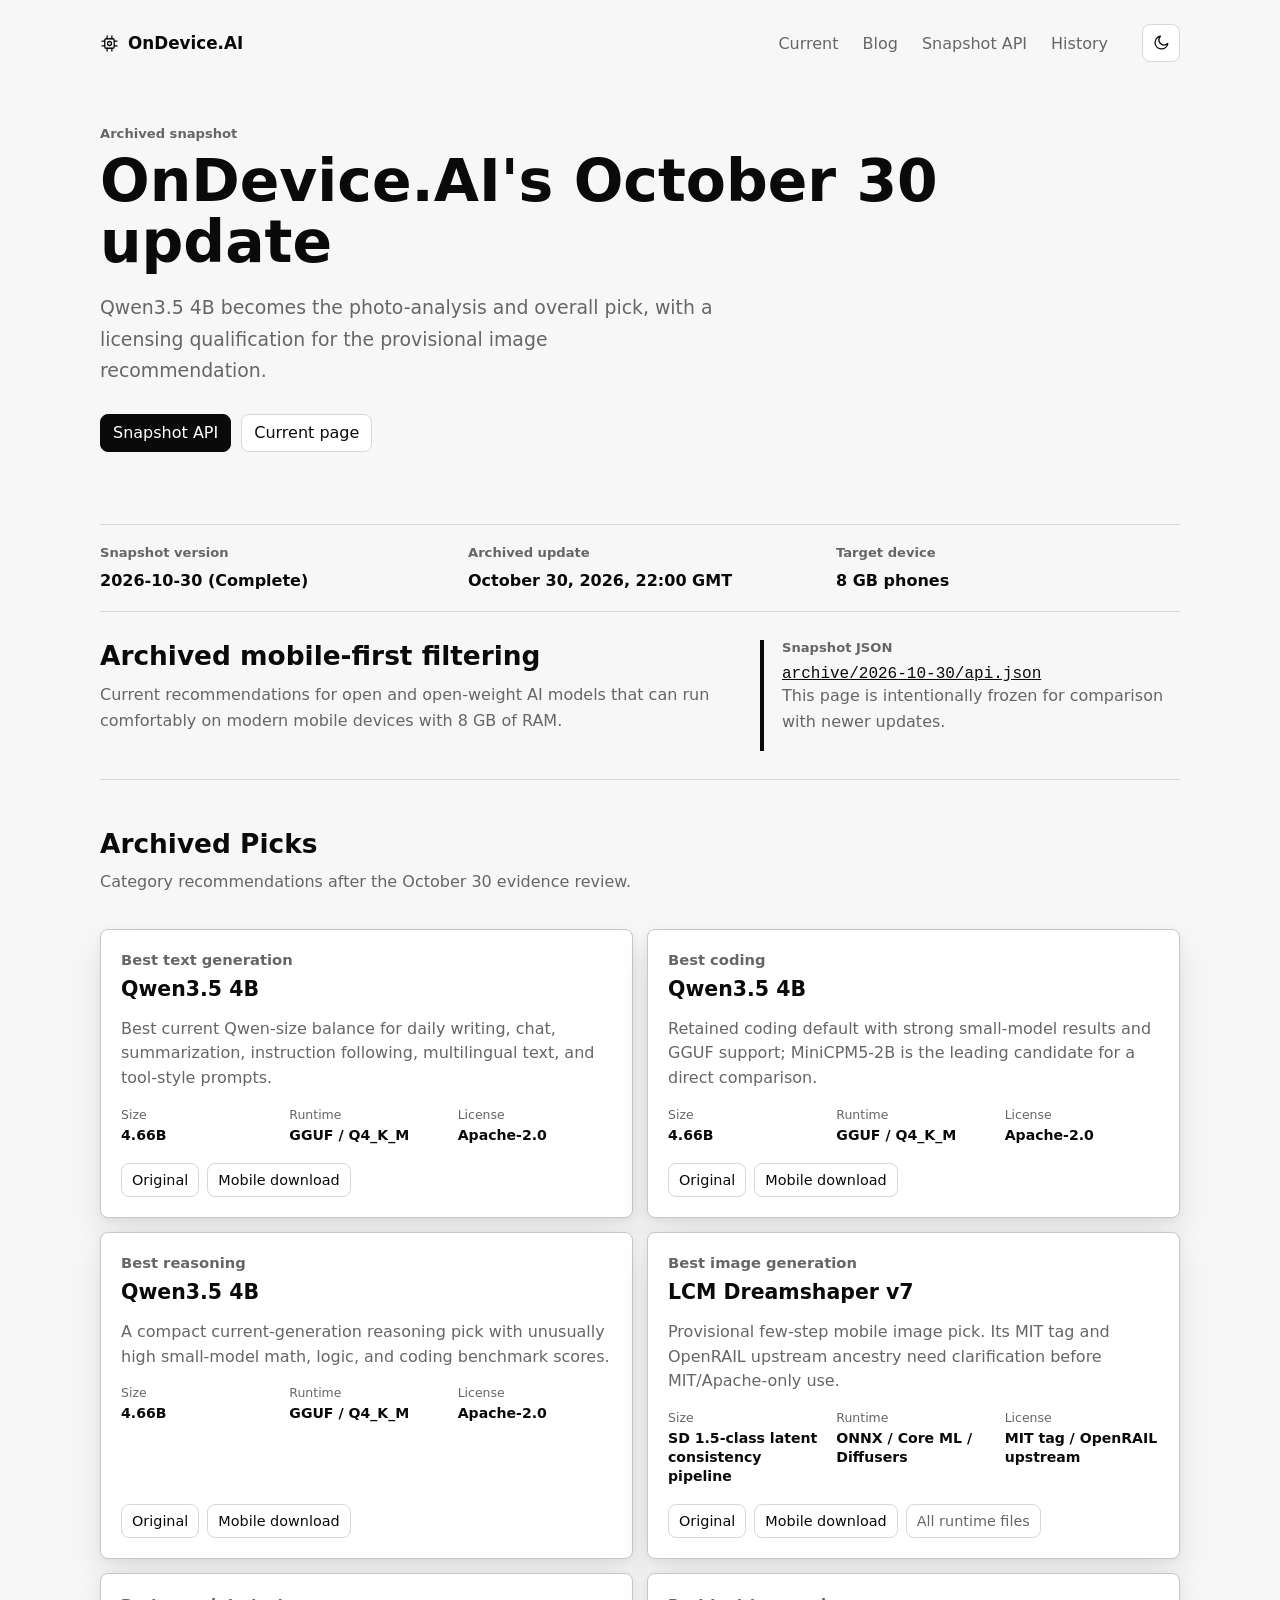
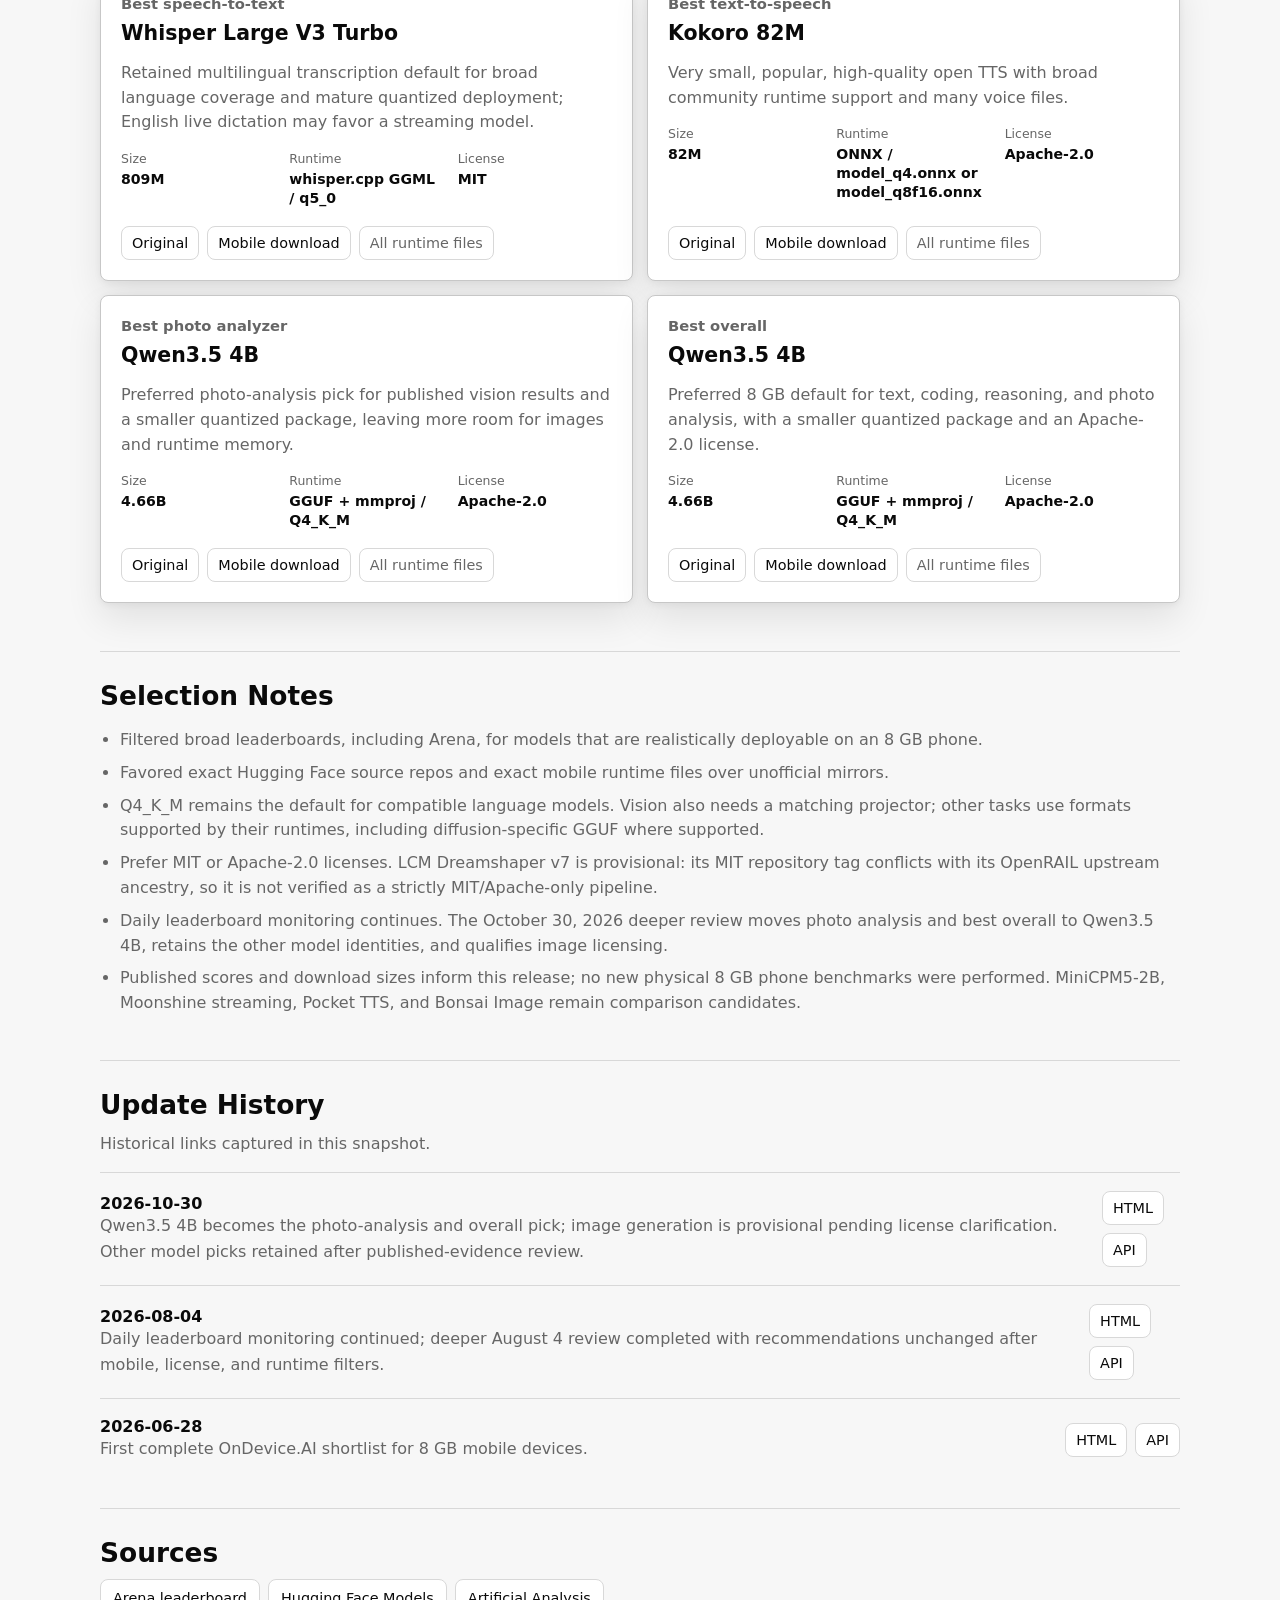
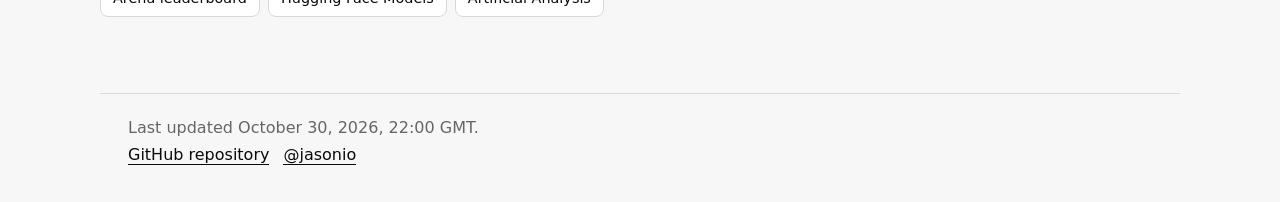
<file: archive/2026-10-30/index.html>
<!DOCTYPE html>
<html lang="en" data-theme="light">
<head>
  <meta charset="UTF-8">
  <meta name="viewport" content="width=device-width, initial-scale=1.0">
  <title>OnDevice.AI Snapshot - October 30, 2026</title>
  <meta name="description" content="The October 30, 2026 OnDevice.AI snapshot: Qwen3.5 4B for photo analysis and best overall, with image licensing qualified.">
  <link rel="icon" href="/favicon.svg" type="image/svg+xml">
  <script>
    (function () {
      try {
        var storedTheme = localStorage.getItem("ondevice-theme");
        var preferredTheme = window.matchMedia("(prefers-color-scheme: dark)").matches ? "dark" : "light";
        document.documentElement.setAttribute("data-theme", storedTheme || preferredTheme);
      } catch (error) {
        document.documentElement.setAttribute("data-theme", "light");
      }
    })();
  </script>
  <link rel="stylesheet" href="../../styles.css?rev=release-1">
</head>
<body data-api-source="api.json" data-preserve-title="true">
  <header class="site-header">
    <nav class="top-nav" aria-label="Main navigation">
      <a class="brand" href="/">
        <svg class="brand-icon" viewBox="0 0 24 24" aria-hidden="true">
          <rect x="6" y="6" width="12" height="12" rx="2"></rect>
          <circle cx="12" cy="12" r="2.5"></circle>
          <path d="M9 2.5V6"></path>
          <path d="M15 2.5V6"></path>
          <path d="M9 18v3.5"></path>
          <path d="M15 18v3.5"></path>
          <path d="M2.5 9H6"></path>
          <path d="M2.5 15H6"></path>
          <path d="M18 9h3.5"></path>
          <path d="M18 15h3.5"></path>
        </svg>
        <span>OnDevice.AI</span>
      </a>
      <div class="nav-links" id="nav-links">
        <a href="/">Current</a>
        <a href="/blog/">Blog</a>
        <a href="api.json">Snapshot API</a>
        <a href="#history">History</a>
      </div>
      <div class="nav-controls">
        <button class="theme-toggle" id="theme-toggle" type="button" aria-pressed="false" aria-label="Switch to dark mode">
          <svg class="theme-icon theme-icon-moon" viewBox="0 0 24 24" aria-hidden="true">
            <path d="M21 12.8A8.5 8.5 0 1 1 11.2 3a6.5 6.5 0 0 0 9.8 9.8z"></path>
          </svg>
          <svg class="theme-icon theme-icon-sun" viewBox="0 0 24 24" aria-hidden="true">
            <circle cx="12" cy="12" r="4"></circle>
            <path d="M12 2v2"></path>
            <path d="M12 20v2"></path>
            <path d="M4.9 4.9l1.4 1.4"></path>
            <path d="M17.7 17.7l1.4 1.4"></path>
            <path d="M2 12h2"></path>
            <path d="M20 12h2"></path>
            <path d="M4.9 19.1l1.4-1.4"></path>
            <path d="M17.7 6.3l1.4-1.4"></path>
          </svg>
        </button>
        <button class="menu-toggle" id="menu-toggle" type="button" aria-expanded="false" aria-controls="nav-links" aria-label="Open menu">
          <svg class="menu-icon menu-icon-open" viewBox="0 0 24 24" aria-hidden="true">
            <path d="M4 7h16"></path>
            <path d="M4 12h16"></path>
            <path d="M4 17h16"></path>
          </svg>
          <svg class="menu-icon menu-icon-close" viewBox="0 0 24 24" aria-hidden="true">
            <path d="M6 6l12 12"></path>
            <path d="M18 6L6 18"></path>
          </svg>
        </button>
      </div>
    </nav>

    <section class="hero archive-hero" aria-labelledby="page-title">
      <div class="hero-copy">
        <p class="eyebrow">Archived snapshot</p>
        <h1 id="page-title">OnDevice.AI's October 30 update</h1>
        <p class="hero-text">
          Qwen3.5 4B becomes the photo-analysis and overall pick, with a
          licensing qualification for the provisional image recommendation.
        </p>
        <div class="hero-actions">
          <a class="action primary" href="api.json">Snapshot API</a>
          <a class="action secondary" href="/">Current page</a>
        </div>
      </div>
    </section>
  </header>

  <main>
    <section class="status-band" aria-label="Archived update status">
      <div>
        <span class="meta-label">Snapshot version</span>
        <strong id="version">Loading</strong>
      </div>
      <div>
        <span class="meta-label">Archived update</span>
        <strong id="updated-at">Loading</strong>
      </div>
      <div>
        <span class="meta-label">Target device</span>
        <strong id="target-device">8 GB mobile</strong>
      </div>
    </section>

    <section class="intro-grid" aria-label="Selection summary">
      <div>
        <h2>Archived mobile-first filtering</h2>
        <p id="site-description">
          We are loading this archived model set from the snapshot API.
        </p>
      </div>
      <div class="api-callout">
        <span class="meta-label">Snapshot JSON</span>
        <a href="api.json">archive/2026-10-30/api.json</a>
        <p>This page is intentionally frozen for comparison with newer updates.</p>
      </div>
    </section>

    <section class="section-heading" id="models">
      <div>
        <h2>Archived Picks</h2>
        <p>Category recommendations after the October 30 evidence review.</p>
      </div>
    </section>

    <section class="model-grid" id="model-grid" aria-live="polite"></section>

    <section class="info-section" aria-labelledby="method-title">
      <h2 id="method-title">Selection Notes</h2>
      <ul id="selection-notes"></ul>
    </section>

    <section class="info-section" id="history" aria-labelledby="history-title">
      <h2 id="history-title">Update History</h2>
      <p>Historical links captured in this snapshot.</p>
      <div class="history-list" id="history-list"></div>
    </section>

    <section class="info-section" aria-labelledby="sources-title">
      <h2 id="sources-title">Sources</h2>
      <div class="source-list" id="source-list"></div>
    </section>
  </main>

  <footer>
    <p id="footer-updated">Archived OnDevice.AI recommendations are loading.</p>
    <p class="footer-links">
      <a href="https://github.com/jasonas/OnDeviceAI" target="_blank" rel="noopener">GitHub repository</a>
      <a href="https://x.com/jasonio" target="_blank" rel="noopener">@jasonio</a>
    </p>
  </footer>

  <script src="../../script.js?rev=release-1"></script>
</body>
</html>
</file>
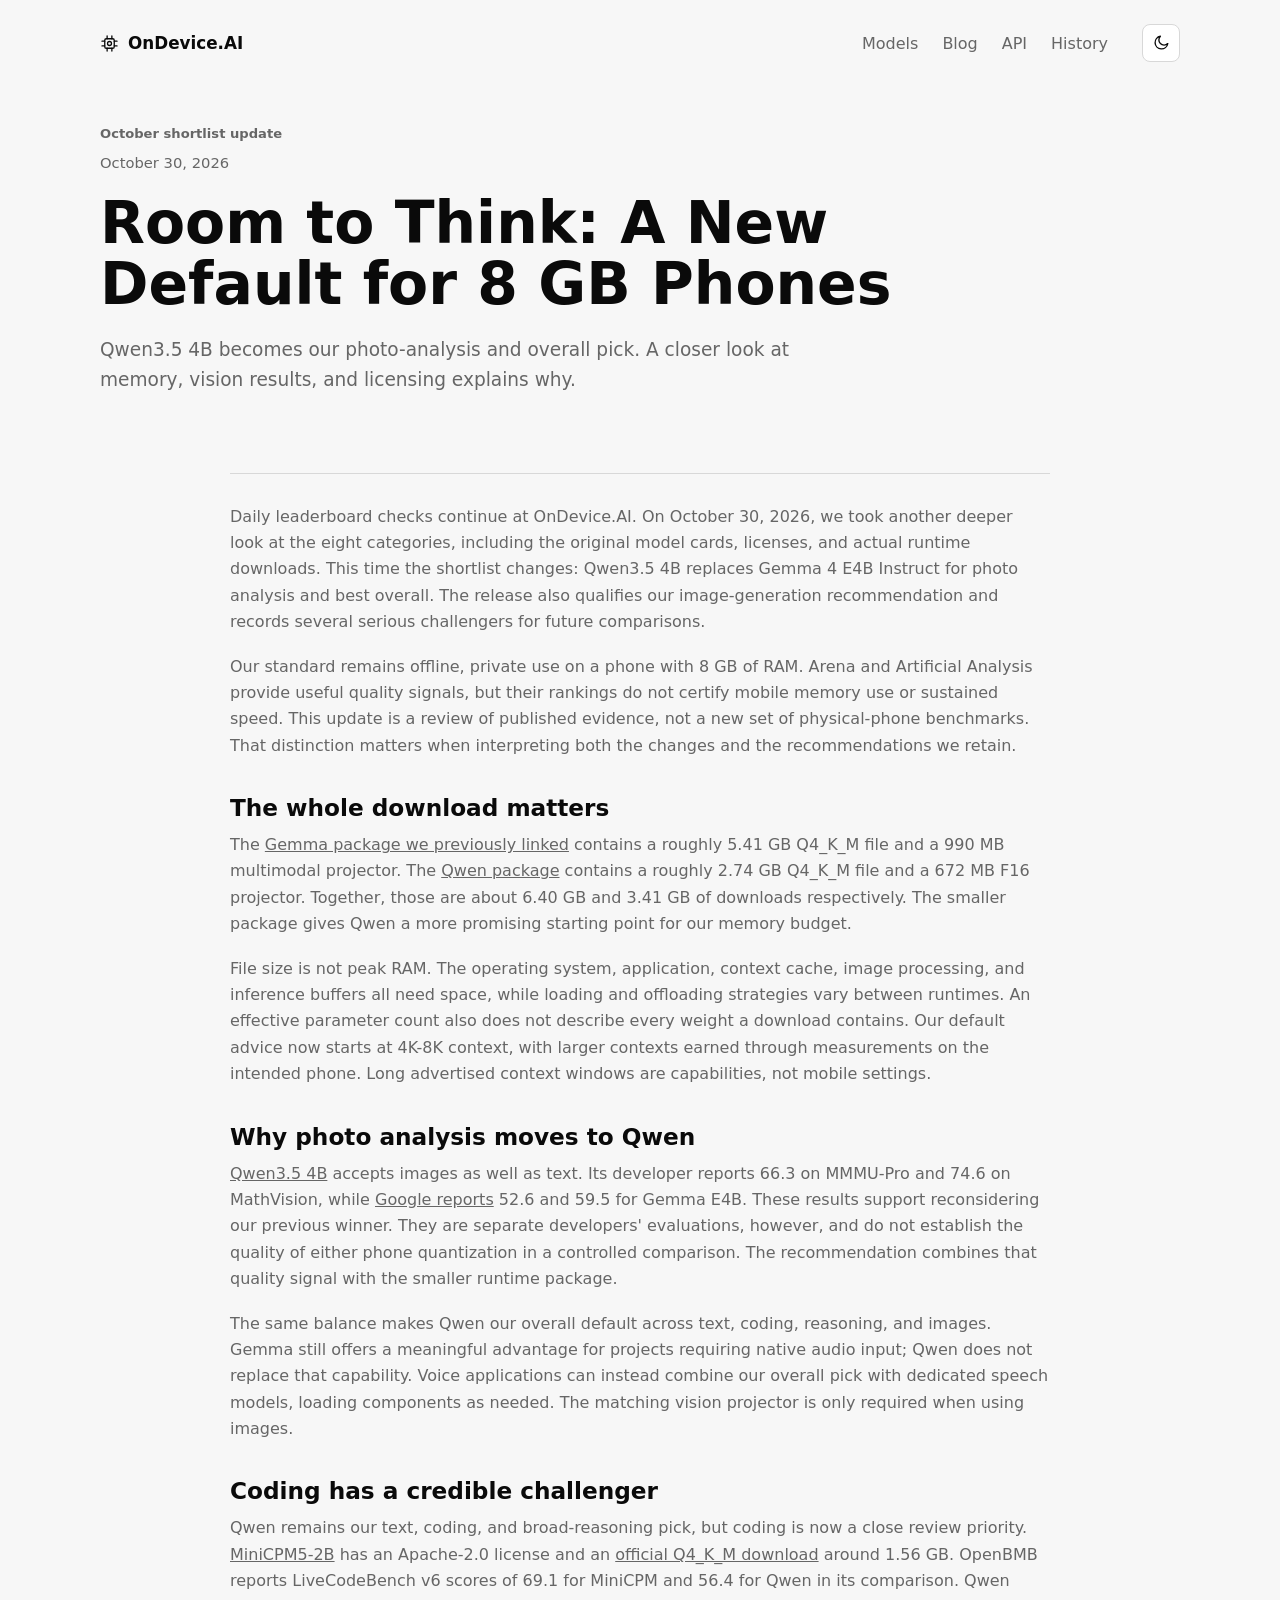
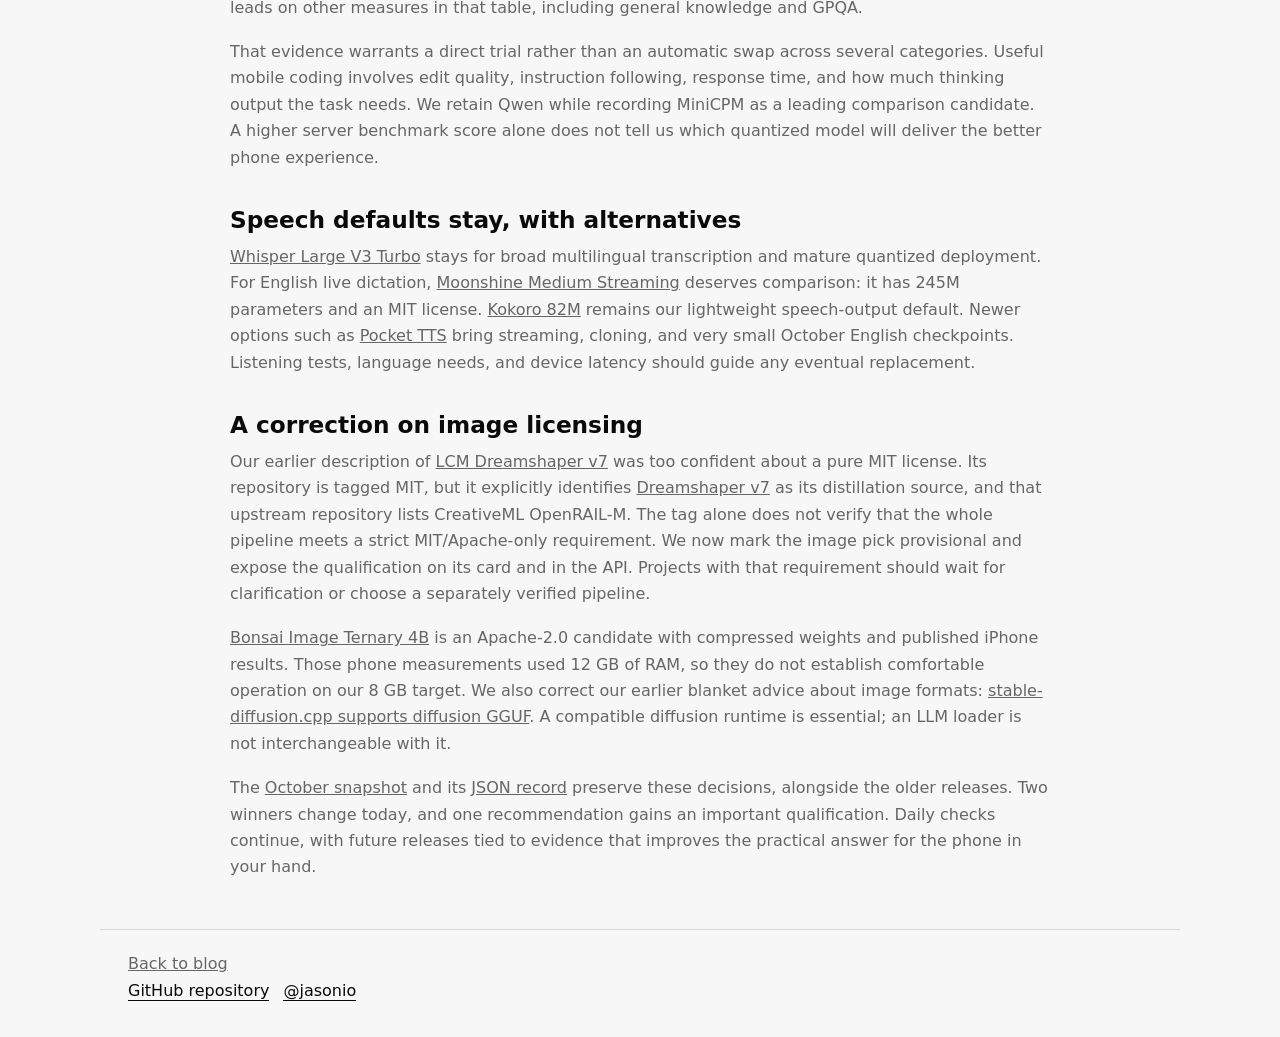
<file: blog/room-to-think-a-new-default-for-8-gb-phones/index.html>
<!DOCTYPE html>
<html lang="en" data-theme="light">
<head>
  <meta charset="UTF-8">
  <meta name="viewport" content="width=device-width, initial-scale=1.0">
  <title>Room to Think: A New Default for 8 GB Phones</title>
  <meta name="description" content="The October 30, 2026 OnDevice.AI update moves photo analysis and best overall to Qwen3.5 4B, explains the memory tradeoff, and corrects an image-model licensing claim.">
  <link rel="icon" href="/favicon.svg" type="image/svg+xml">
  <script>
    (function () {
      try {
        var storedTheme = localStorage.getItem("ondevice-theme");
        var preferredTheme = window.matchMedia("(prefers-color-scheme: dark)").matches ? "dark" : "light";
        document.documentElement.setAttribute("data-theme", storedTheme || preferredTheme);
      } catch (error) {
        document.documentElement.setAttribute("data-theme", "light");
      }
    })();
  </script>
  <link rel="stylesheet" href="/styles.css?rev=release-1">
</head>
<body>
  <header class="site-header">
    <nav class="top-nav" aria-label="Main navigation">
      <a class="brand" href="/">
        <svg class="brand-icon" viewBox="0 0 24 24" aria-hidden="true">
          <rect x="6" y="6" width="12" height="12" rx="2"></rect>
          <circle cx="12" cy="12" r="2.5"></circle>
          <path d="M9 2.5V6"></path>
          <path d="M15 2.5V6"></path>
          <path d="M9 18v3.5"></path>
          <path d="M15 18v3.5"></path>
          <path d="M2.5 9H6"></path>
          <path d="M2.5 15H6"></path>
          <path d="M18 9h3.5"></path>
          <path d="M18 15h3.5"></path>
        </svg>
        <span>OnDevice.AI</span>
      </a>
      <div class="nav-links" id="nav-links">
        <a href="/#models">Models</a>
        <a href="/blog/">Blog</a>
        <a href="/api">API</a>
        <a href="/#history">History</a>
      </div>
      <div class="nav-controls">
        <button class="theme-toggle" id="theme-toggle" type="button" aria-pressed="false" aria-label="Switch to dark mode">
          <svg class="theme-icon theme-icon-moon" viewBox="0 0 24 24" aria-hidden="true">
            <path d="M21 12.8A8.5 8.5 0 1 1 11.2 3a6.5 6.5 0 0 0 9.8 9.8z"></path>
          </svg>
          <svg class="theme-icon theme-icon-sun" viewBox="0 0 24 24" aria-hidden="true">
            <circle cx="12" cy="12" r="4"></circle>
            <path d="M12 2v2"></path>
            <path d="M12 20v2"></path>
            <path d="M4.9 4.9l1.4 1.4"></path>
            <path d="M17.7 17.7l1.4 1.4"></path>
            <path d="M2 12h2"></path>
            <path d="M20 12h2"></path>
            <path d="M4.9 19.1l1.4-1.4"></path>
            <path d="M17.7 6.3l1.4-1.4"></path>
          </svg>
        </button>
        <button class="menu-toggle" id="menu-toggle" type="button" aria-expanded="false" aria-controls="nav-links" aria-label="Open menu">
          <svg class="menu-icon menu-icon-open" viewBox="0 0 24 24" aria-hidden="true">
            <path d="M4 7h16"></path>
            <path d="M4 12h16"></path>
            <path d="M4 17h16"></path>
          </svg>
          <svg class="menu-icon menu-icon-close" viewBox="0 0 24 24" aria-hidden="true">
            <path d="M6 6l12 12"></path>
            <path d="M18 6L6 18"></path>
          </svg>
        </button>
      </div>
    </nav>

    <section class="hero post-hero" aria-labelledby="page-title">
      <div class="hero-copy">
        <p class="eyebrow">October shortlist update</p>
        <p class="post-meta"><time datetime="2026-10-30">October 30, 2026</time></p>
        <h1 id="page-title">Room to Think: A New Default for 8 GB Phones</h1>
        <p class="post-deck">
          Qwen3.5 4B becomes our photo-analysis and overall pick. A closer look
          at memory, vision results, and licensing explains why.
        </p>
      </div>
    </section>
  </header>

  <main>
    <article class="article-body">
      <p>
        Daily leaderboard checks continue at OnDevice.AI. On October 30, 2026,
        we took another deeper look at the eight categories, including the
        original model cards, licenses, and actual runtime downloads. This
        time the shortlist changes: Qwen3.5 4B replaces Gemma 4 E4B Instruct
        for photo analysis and best overall. The release also qualifies our
        image-generation recommendation and records several serious challengers
        for future comparisons.
      </p>

      <p>
        Our standard remains offline, private use on a phone with 8 GB of RAM.
        Arena and Artificial Analysis provide useful quality signals, but
        their rankings do not certify mobile memory use or sustained speed.
        This update is a review of published evidence, not a new set of
        physical-phone benchmarks. That distinction matters when interpreting
        both the changes and the recommendations we retain.
      </p>

      <h2>The whole download matters</h2>
      <p>
        The <a href="https://huggingface.co/bartowski/google_gemma-4-E4B-it-GGUF/tree/main" target="_blank" rel="noopener">Gemma package we previously linked</a>
        contains a roughly 5.41 GB Q4_K_M file and a 990 MB multimodal
        projector. The <a href="https://huggingface.co/unsloth/Qwen3.5-4B-GGUF/tree/main" target="_blank" rel="noopener">Qwen package</a>
        contains a roughly 2.74 GB Q4_K_M file and a 672 MB F16 projector.
        Together, those are about 6.40 GB and 3.41 GB of downloads respectively.
        The smaller package gives Qwen a more promising starting point for
        our memory budget.
      </p>

      <p>
        File size is not peak RAM. The operating system, application, context
        cache, image processing, and inference buffers all need space, while
        loading and offloading strategies vary between runtimes. An effective
        parameter count also does not describe every weight a download
        contains. Our default advice now starts at 4K-8K context, with larger
        contexts earned through measurements on the intended phone. Long
        advertised context windows are capabilities, not mobile settings.
      </p>

      <h2>Why photo analysis moves to Qwen</h2>
      <p>
        <a href="https://huggingface.co/Qwen/Qwen3.5-4B" target="_blank" rel="noopener">Qwen3.5 4B</a>
        accepts images as well as text. Its developer reports 66.3 on
        MMMU-Pro and 74.6 on MathVision, while
        <a href="https://huggingface.co/google/gemma-4-E4B-it/raw/main/README.md" target="_blank" rel="noopener">Google reports</a>
        52.6 and 59.5 for Gemma E4B. These results support reconsidering our
        previous winner. They are separate developers' evaluations, however,
        and do not establish the quality of either phone quantization in a
        controlled comparison. The recommendation combines that quality
        signal with the smaller runtime package.
      </p>

      <p>
        The same balance makes Qwen our overall default across text, coding,
        reasoning, and images. Gemma still offers a meaningful advantage for
        projects requiring native audio input; Qwen does not replace that
        capability. Voice applications can instead combine our overall pick
        with dedicated speech models, loading components as needed. The
        matching vision projector is only required when using images.
      </p>

      <h2>Coding has a credible challenger</h2>
      <p>
        Qwen remains our text, coding, and broad-reasoning pick, but coding is
        now a close review priority.
        <a href="https://huggingface.co/openbmb/MiniCPM5-2B" target="_blank" rel="noopener">MiniCPM5-2B</a>
        has an Apache-2.0 license and an
        <a href="https://huggingface.co/openbmb/MiniCPM5-2B-GGUF/tree/main" target="_blank" rel="noopener">official Q4_K_M download</a>
        around 1.56 GB. OpenBMB reports LiveCodeBench v6 scores of 69.1 for
        MiniCPM and 56.4 for Qwen in its comparison. Qwen leads on other
        measures in that table, including general knowledge and GPQA.
      </p>

      <p>
        That evidence warrants a direct trial rather than an automatic swap
        across several categories. Useful mobile coding involves edit quality,
        instruction following, response time, and how much thinking output
        the task needs. We retain Qwen while recording MiniCPM as a leading
        comparison candidate. A higher server benchmark score alone does not
        tell us which quantized model will deliver the better phone experience.
      </p>

      <h2>Speech defaults stay, with alternatives</h2>
      <p>
        <a href="https://huggingface.co/openai/whisper-large-v3-turbo" target="_blank" rel="noopener">Whisper Large V3 Turbo</a>
        stays for broad multilingual transcription and mature quantized
        deployment. For English live dictation,
        <a href="https://github.com/moonshine-ai/moonshine/blob/main/docs/models/available-models.md" target="_blank" rel="noopener">Moonshine Medium Streaming</a>
        deserves comparison: it has 245M parameters and an MIT license.
        <a href="https://huggingface.co/hexgrad/Kokoro-82M" target="_blank" rel="noopener">Kokoro 82M</a>
        remains our lightweight speech-output default. Newer options such as
        <a href="https://github.com/kyutai-labs/pocket-tts" target="_blank" rel="noopener">Pocket TTS</a>
        bring streaming, cloning, and very small October English checkpoints.
        Listening tests, language needs, and device latency should guide any
        eventual replacement.
      </p>

      <h2>A correction on image licensing</h2>
      <p>
        Our earlier description of
        <a href="https://huggingface.co/SimianLuo/LCM_Dreamshaper_v7" target="_blank" rel="noopener">LCM Dreamshaper v7</a>
        was too confident about a pure MIT license. Its repository is tagged
        MIT, but it explicitly identifies
        <a href="https://huggingface.co/Lykon/dreamshaper-7" target="_blank" rel="noopener">Dreamshaper v7</a>
        as its distillation source, and that upstream repository lists
        CreativeML OpenRAIL-M. The tag alone does not verify that the whole
        pipeline meets a strict MIT/Apache-only requirement. We now mark the
        image pick provisional and expose the qualification on its card and
        in the API. Projects with that requirement should wait for clarification
        or choose a separately verified pipeline.
      </p>

      <p>
        <a href="https://huggingface.co/prism-ml/bonsai-image-ternary-4B-mlx-2bit" target="_blank" rel="noopener">Bonsai Image Ternary 4B</a>
        is an Apache-2.0 candidate with compressed weights and published
        iPhone results. Those phone measurements used 12 GB of RAM, so they
        do not establish comfortable operation on our 8 GB target. We also
        correct our earlier blanket advice about image formats:
        <a href="https://github.com/leejet/stable-diffusion.cpp" target="_blank" rel="noopener">stable-diffusion.cpp supports diffusion GGUF</a>.
        A compatible diffusion runtime is essential; an LLM loader is not
        interchangeable with it.
      </p>

      <p>
        The <a href="/archive/2026-10-30/">October snapshot</a> and its
        <a href="/archive/2026-10-30/api.json">JSON record</a> preserve these
        decisions, alongside the older releases. Two winners change today,
        and one recommendation gains an important qualification. Daily checks
        continue, with future releases tied to evidence that improves the
        practical answer for the phone in your hand.
      </p>
    </article>
  </main>

  <footer>
    <p><a href="/blog/">Back to blog</a></p>
    <p class="footer-links">
      <a href="https://github.com/jasonas/OnDeviceAI" target="_blank" rel="noopener">GitHub repository</a>
      <a href="https://x.com/jasonio" target="_blank" rel="noopener">@jasonio</a>
    </p>
  </footer>

  <script src="/script.js?rev=release-1"></script>
</body>
</html>
</file>
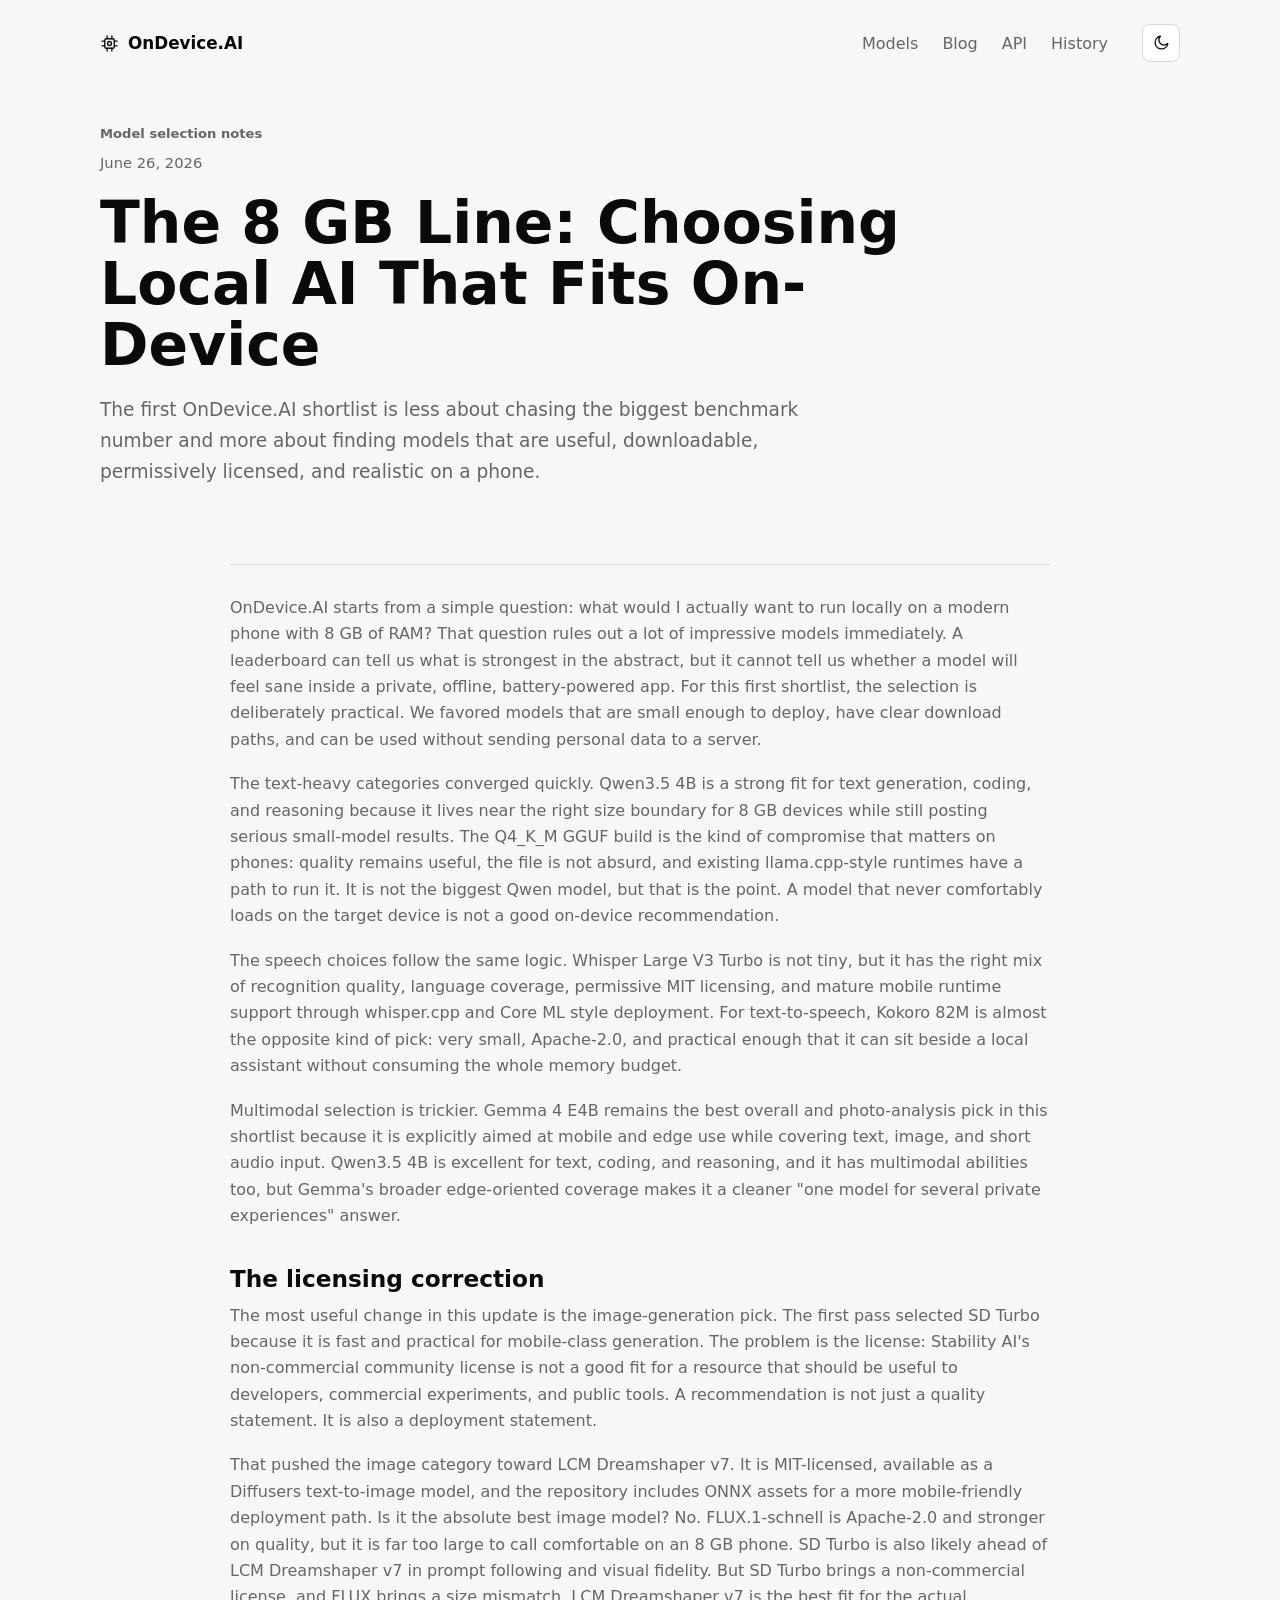
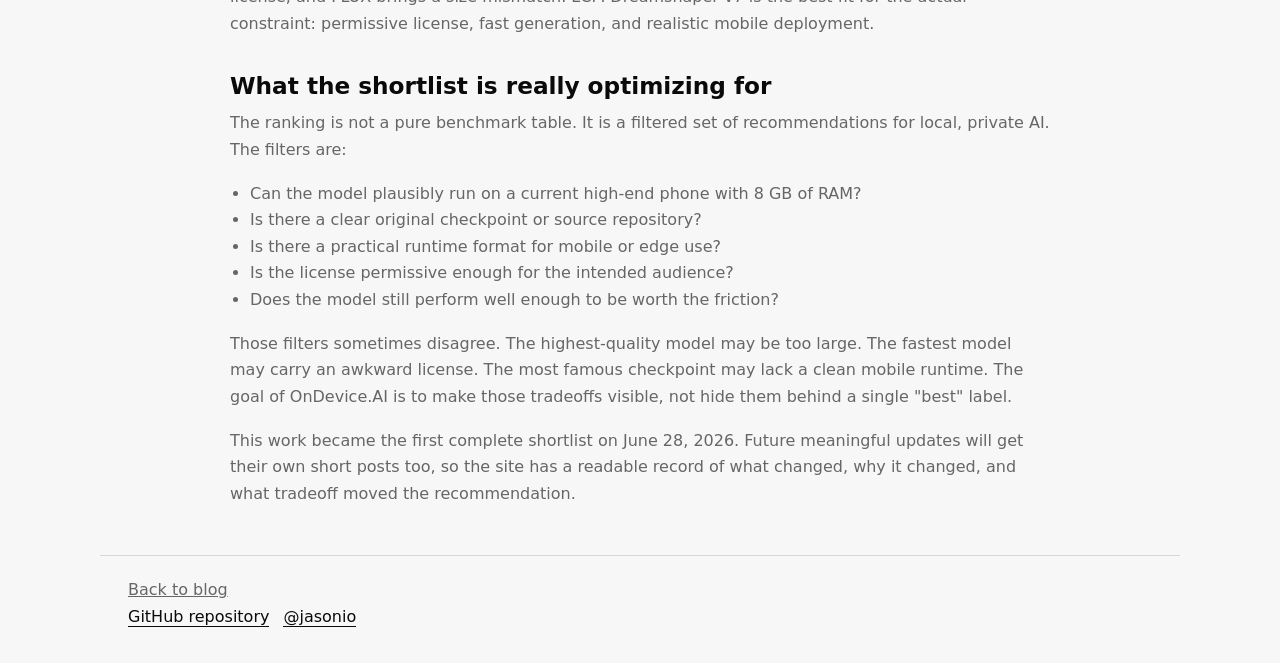
<file: blog/the-8-gb-line-choosing-local-ai-that-fits-on-device/index.html>
<!DOCTYPE html>
<html lang="en" data-theme="light">
<head>
  <meta charset="UTF-8">
  <meta name="viewport" content="width=device-width, initial-scale=1.0">
  <title>The 8 GB Line: Choosing Local AI That Fits On-Device - OnDevice.AI</title>
  <meta name="description" content="How OnDevice.AI selected its first shortlist of local mobile-friendly AI models, including the switch to MIT-licensed LCM Dreamshaper v7 for image generation.">
  <link rel="icon" href="/favicon.svg" type="image/svg+xml">
  <script>
    (function () {
      try {
        var storedTheme = localStorage.getItem("ondevice-theme");
        var preferredTheme = window.matchMedia("(prefers-color-scheme: dark)").matches ? "dark" : "light";
        document.documentElement.setAttribute("data-theme", storedTheme || preferredTheme);
      } catch (error) {
        document.documentElement.setAttribute("data-theme", "light");
      }
    })();
  </script>
  <link rel="stylesheet" href="/styles.css?rev=release-1">
</head>
<body>
  <header class="site-header">
    <nav class="top-nav" aria-label="Main navigation">
      <a class="brand" href="/">
        <svg class="brand-icon" viewBox="0 0 24 24" aria-hidden="true">
          <rect x="6" y="6" width="12" height="12" rx="2"></rect>
          <circle cx="12" cy="12" r="2.5"></circle>
          <path d="M9 2.5V6"></path>
          <path d="M15 2.5V6"></path>
          <path d="M9 18v3.5"></path>
          <path d="M15 18v3.5"></path>
          <path d="M2.5 9H6"></path>
          <path d="M2.5 15H6"></path>
          <path d="M18 9h3.5"></path>
          <path d="M18 15h3.5"></path>
        </svg>
        <span>OnDevice.AI</span>
      </a>
      <div class="nav-links" id="nav-links">
        <a href="/#models">Models</a>
        <a href="/blog/">Blog</a>
        <a href="/api">API</a>
        <a href="/#history">History</a>
      </div>
      <div class="nav-controls">
        <button class="theme-toggle" id="theme-toggle" type="button" aria-pressed="false" aria-label="Switch to dark mode">
          <svg class="theme-icon theme-icon-moon" viewBox="0 0 24 24" aria-hidden="true">
            <path d="M21 12.8A8.5 8.5 0 1 1 11.2 3a6.5 6.5 0 0 0 9.8 9.8z"></path>
          </svg>
          <svg class="theme-icon theme-icon-sun" viewBox="0 0 24 24" aria-hidden="true">
            <circle cx="12" cy="12" r="4"></circle>
            <path d="M12 2v2"></path>
            <path d="M12 20v2"></path>
            <path d="M4.9 4.9l1.4 1.4"></path>
            <path d="M17.7 17.7l1.4 1.4"></path>
            <path d="M2 12h2"></path>
            <path d="M20 12h2"></path>
            <path d="M4.9 19.1l1.4-1.4"></path>
            <path d="M17.7 6.3l1.4-1.4"></path>
          </svg>
        </button>
        <button class="menu-toggle" id="menu-toggle" type="button" aria-expanded="false" aria-controls="nav-links" aria-label="Open menu">
          <svg class="menu-icon menu-icon-open" viewBox="0 0 24 24" aria-hidden="true">
            <path d="M4 7h16"></path>
            <path d="M4 12h16"></path>
            <path d="M4 17h16"></path>
          </svg>
          <svg class="menu-icon menu-icon-close" viewBox="0 0 24 24" aria-hidden="true">
            <path d="M6 6l12 12"></path>
            <path d="M18 6L6 18"></path>
          </svg>
        </button>
      </div>
    </nav>

    <section class="hero post-hero" aria-labelledby="page-title">
      <div class="hero-copy">
        <p class="eyebrow">Model selection notes</p>
        <p class="post-meta">June 26, 2026</p>
        <h1 id="page-title">The 8 GB Line: Choosing Local AI That Fits On-Device</h1>
        <p class="post-deck">
          The first OnDevice.AI shortlist is less about chasing the biggest
          benchmark number and more about finding models that are useful,
          downloadable, permissively licensed, and realistic on a phone.
        </p>
      </div>
    </section>
  </header>

  <main>
    <article class="article-body">
      <p>
        OnDevice.AI starts from a simple question: what would I actually want
        to run locally on a modern phone with 8 GB of RAM? That question rules
        out a lot of impressive models immediately. A leaderboard can tell us
        what is strongest in the abstract, but it cannot tell us whether a
        model will feel sane inside a private, offline, battery-powered app.
        For this first shortlist, the selection is deliberately practical. We
        favored models that are small enough to deploy, have clear download
        paths, and can be used without sending personal data to a server.
      </p>

      <p>
        The text-heavy categories converged quickly. Qwen3.5 4B is a strong
        fit for text generation, coding, and reasoning because it lives near
        the right size boundary for 8 GB devices while still posting serious
        small-model results. The Q4_K_M GGUF build is the kind of compromise
        that matters on phones: quality remains useful, the file is not absurd,
        and existing llama.cpp-style runtimes have a path to run it. It is not
        the biggest Qwen model, but that is the point. A model that never
        comfortably loads on the target device is not a good on-device
        recommendation.
      </p>

      <p>
        The speech choices follow the same logic. Whisper Large V3 Turbo is
        not tiny, but it has the right mix of recognition quality, language
        coverage, permissive MIT licensing, and mature mobile runtime support
        through whisper.cpp and Core ML style deployment. For text-to-speech,
        Kokoro 82M is almost the opposite kind of pick: very small, Apache-2.0,
        and practical enough that it can sit beside a local assistant without
        consuming the whole memory budget.
      </p>

      <p>
        Multimodal selection is trickier. Gemma 4 E4B remains the best overall
        and photo-analysis pick in this shortlist because it is explicitly aimed at
        mobile and edge use while covering text, image, and short audio input.
        Qwen3.5 4B is excellent for text, coding, and reasoning, and it has
        multimodal abilities too, but Gemma's broader edge-oriented coverage
        makes it a cleaner "one model for several private experiences" answer.
      </p>

      <h2>The licensing correction</h2>
      <p>
        The most useful change in this update is the image-generation pick.
        The first pass selected SD Turbo because it is fast and practical for
        mobile-class generation. The problem is the license: Stability AI's
        non-commercial community license is not a good fit for a resource that
        should be useful to developers, commercial experiments, and public
        tools. A recommendation is not just a quality statement. It is also a
        deployment statement.
      </p>

      <p>
        That pushed the image category toward LCM Dreamshaper v7. It is
        MIT-licensed, available as a Diffusers text-to-image model, and the
        repository includes ONNX assets for a more mobile-friendly deployment
        path. Is it the absolute best image model? No. FLUX.1-schnell is
        Apache-2.0 and stronger on quality, but it is far too large to call
        comfortable on an 8 GB phone. SD Turbo is also likely ahead of LCM
        Dreamshaper v7 in prompt following and visual fidelity. But SD Turbo
        brings a non-commercial license, and FLUX brings a size mismatch. LCM
        Dreamshaper v7 is the best fit for the actual constraint: permissive
        license, fast generation, and realistic mobile deployment.
      </p>

      <h2>What the shortlist is really optimizing for</h2>
      <p>
        The ranking is not a pure benchmark table. It is a filtered set of
        recommendations for local, private AI. The filters are:
      </p>

      <ul>
        <li>Can the model plausibly run on a current high-end phone with 8 GB of RAM?</li>
        <li>Is there a clear original checkpoint or source repository?</li>
        <li>Is there a practical runtime format for mobile or edge use?</li>
        <li>Is the license permissive enough for the intended audience?</li>
        <li>Does the model still perform well enough to be worth the friction?</li>
      </ul>

      <p>
        Those filters sometimes disagree. The highest-quality model may be too
        large. The fastest model may carry an awkward license. The most famous
        checkpoint may lack a clean mobile runtime. The goal of OnDevice.AI is
        to make those tradeoffs visible, not hide them behind a single "best"
        label.
      </p>

      <p>
        This work became the first complete shortlist on June 28, 2026. Future
        meaningful updates will get their own short posts too, so the site has
        a readable record of what changed, why it changed, and what tradeoff
        moved the recommendation.
      </p>
    </article>
  </main>

  <footer>
    <p><a href="/blog/">Back to blog</a></p>
    <p class="footer-links">
      <a href="https://github.com/jasonas/OnDeviceAI" target="_blank" rel="noopener">GitHub repository</a>
      <a href="https://x.com/jasonio" target="_blank" rel="noopener">@jasonio</a>
    </p>
  </footer>

  <script src="/script.js?rev=release-1"></script>
</body>
</html>
</file>
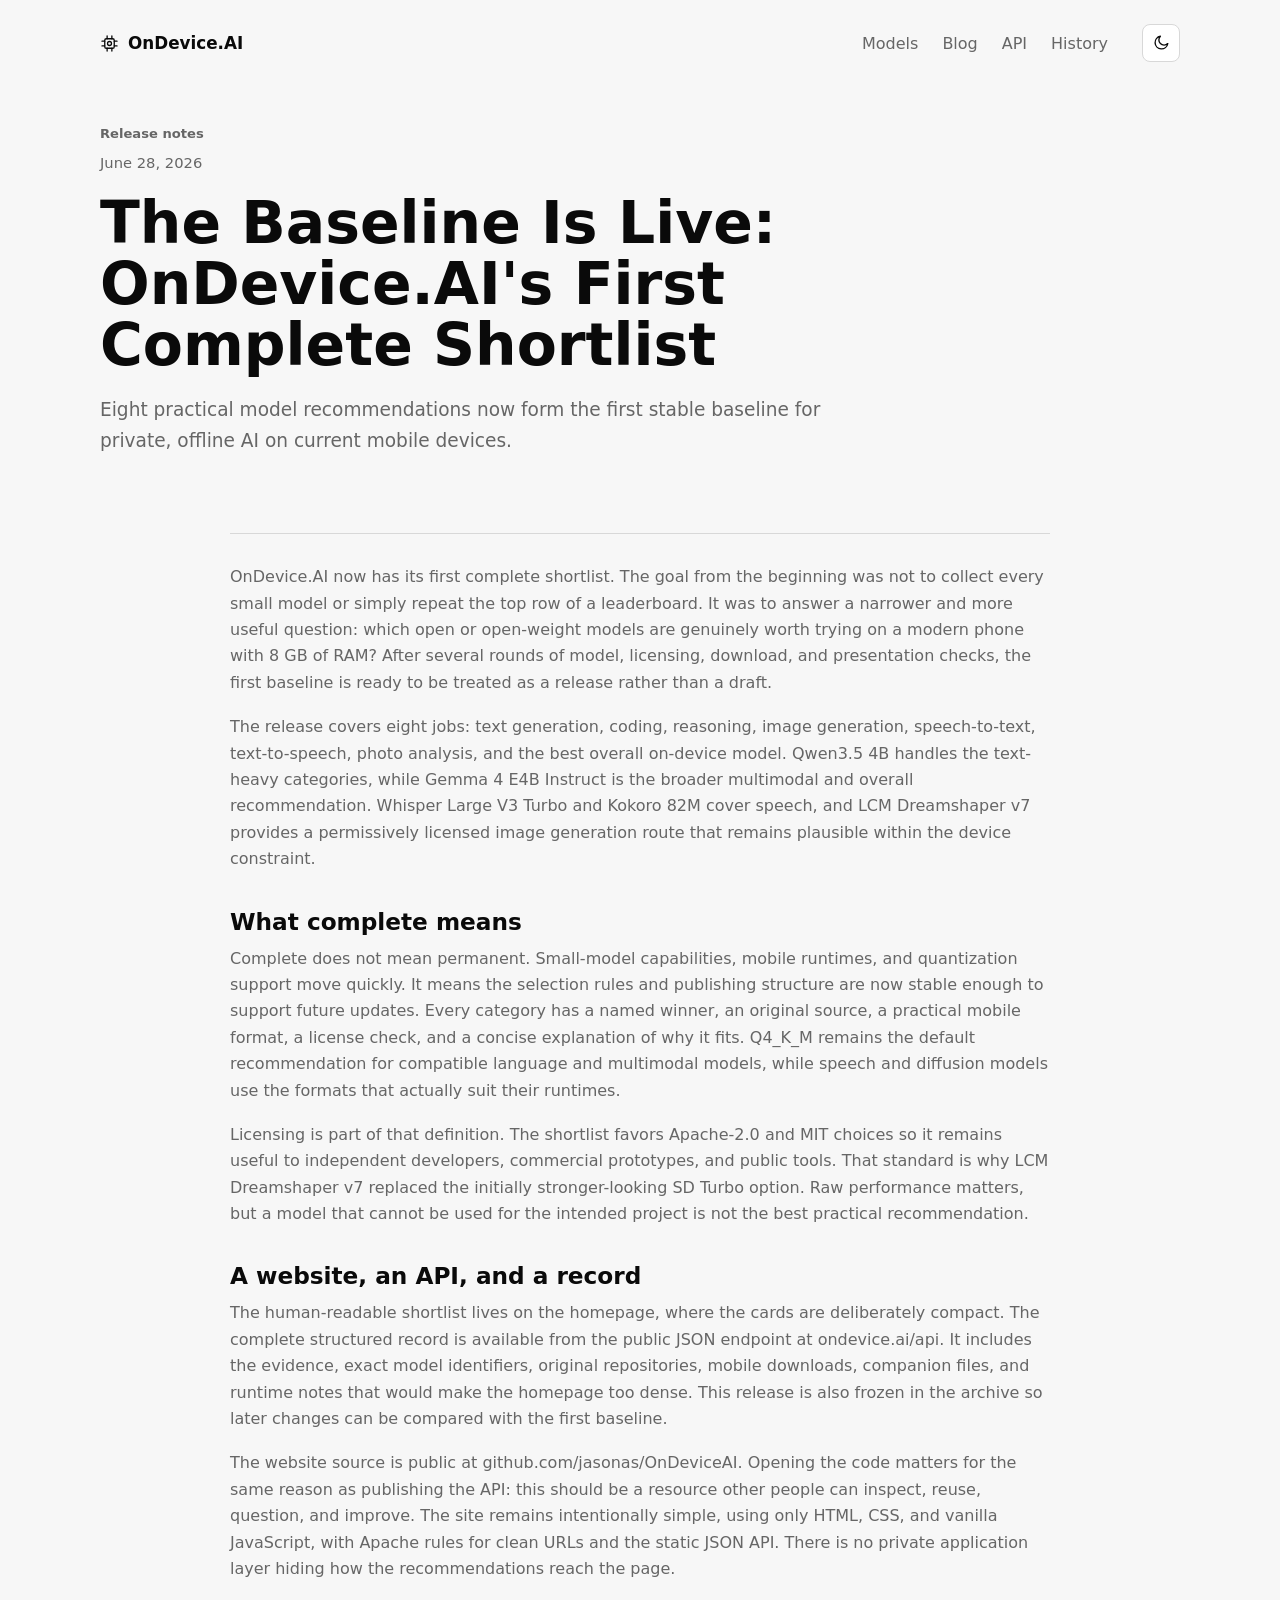
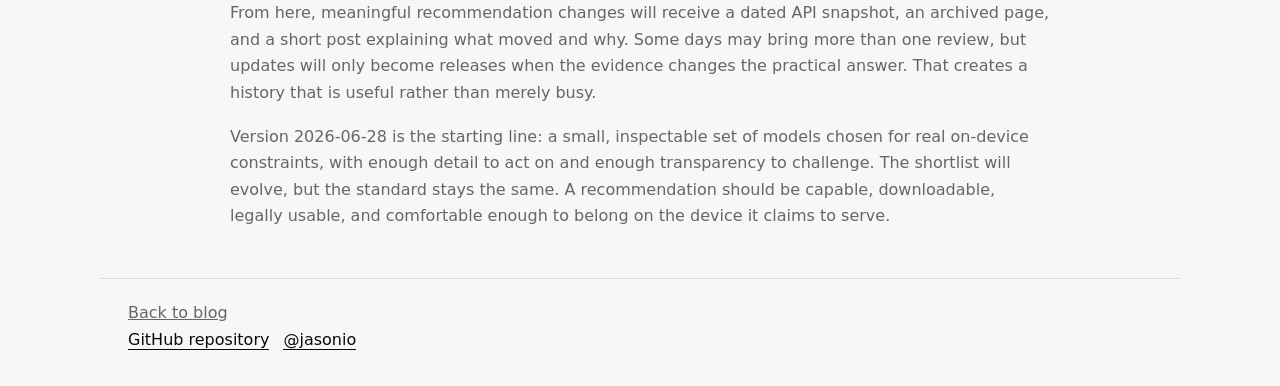
<file: blog/the-baseline-is-live/index.html>
<!DOCTYPE html>
<html lang="en" data-theme="light">
<head>
  <meta charset="UTF-8">
  <meta name="viewport" content="width=device-width, initial-scale=1.0">
  <title>The Baseline Is Live: OnDevice.AI's First Complete Shortlist</title>
  <meta name="description" content="OnDevice.AI marks its first mobile model shortlist complete, with eight category winners, a public API, release archive, and open website source.">
  <link rel="icon" href="/favicon.svg" type="image/svg+xml">
  <script>
    (function () {
      try {
        var storedTheme = localStorage.getItem("ondevice-theme");
        var preferredTheme = window.matchMedia("(prefers-color-scheme: dark)").matches ? "dark" : "light";
        document.documentElement.setAttribute("data-theme", storedTheme || preferredTheme);
      } catch (error) {
        document.documentElement.setAttribute("data-theme", "light");
      }
    })();
  </script>
  <link rel="stylesheet" href="/styles.css?rev=release-1">
</head>
<body>
  <header class="site-header">
    <nav class="top-nav" aria-label="Main navigation">
      <a class="brand" href="/">
        <svg class="brand-icon" viewBox="0 0 24 24" aria-hidden="true">
          <rect x="6" y="6" width="12" height="12" rx="2"></rect>
          <circle cx="12" cy="12" r="2.5"></circle>
          <path d="M9 2.5V6"></path>
          <path d="M15 2.5V6"></path>
          <path d="M9 18v3.5"></path>
          <path d="M15 18v3.5"></path>
          <path d="M2.5 9H6"></path>
          <path d="M2.5 15H6"></path>
          <path d="M18 9h3.5"></path>
          <path d="M18 15h3.5"></path>
        </svg>
        <span>OnDevice.AI</span>
      </a>
      <div class="nav-links" id="nav-links">
        <a href="/#models">Models</a>
        <a href="/blog/">Blog</a>
        <a href="/api">API</a>
        <a href="/#history">History</a>
      </div>
      <div class="nav-controls">
        <button class="theme-toggle" id="theme-toggle" type="button" aria-pressed="false" aria-label="Switch to dark mode">
          <svg class="theme-icon theme-icon-moon" viewBox="0 0 24 24" aria-hidden="true">
            <path d="M21 12.8A8.5 8.5 0 1 1 11.2 3a6.5 6.5 0 0 0 9.8 9.8z"></path>
          </svg>
          <svg class="theme-icon theme-icon-sun" viewBox="0 0 24 24" aria-hidden="true">
            <circle cx="12" cy="12" r="4"></circle>
            <path d="M12 2v2"></path>
            <path d="M12 20v2"></path>
            <path d="M4.9 4.9l1.4 1.4"></path>
            <path d="M17.7 17.7l1.4 1.4"></path>
            <path d="M2 12h2"></path>
            <path d="M20 12h2"></path>
            <path d="M4.9 19.1l1.4-1.4"></path>
            <path d="M17.7 6.3l1.4-1.4"></path>
          </svg>
        </button>
        <button class="menu-toggle" id="menu-toggle" type="button" aria-expanded="false" aria-controls="nav-links" aria-label="Open menu">
          <svg class="menu-icon menu-icon-open" viewBox="0 0 24 24" aria-hidden="true">
            <path d="M4 7h16"></path>
            <path d="M4 12h16"></path>
            <path d="M4 17h16"></path>
          </svg>
          <svg class="menu-icon menu-icon-close" viewBox="0 0 24 24" aria-hidden="true">
            <path d="M6 6l12 12"></path>
            <path d="M18 6L6 18"></path>
          </svg>
        </button>
      </div>
    </nav>

    <section class="hero post-hero" aria-labelledby="page-title">
      <div class="hero-copy">
        <p class="eyebrow">Release notes</p>
        <p class="post-meta">June 28, 2026</p>
        <h1 id="page-title">The Baseline Is Live: OnDevice.AI's First Complete Shortlist</h1>
        <p class="post-deck">
          Eight practical model recommendations now form the first stable
          baseline for private, offline AI on current mobile devices.
        </p>
      </div>
    </section>
  </header>

  <main>
    <article class="article-body">
      <p>
        OnDevice.AI now has its first complete shortlist. The goal from the
        beginning was not to collect every small model or simply repeat the top
        row of a leaderboard. It was to answer a narrower and more useful
        question: which open or open-weight models are genuinely worth trying
        on a modern phone with 8 GB of RAM? After several rounds of model,
        licensing, download, and presentation checks, the first baseline is
        ready to be treated as a release rather than a draft.
      </p>

      <p>
        The release covers eight jobs: text generation, coding, reasoning,
        image generation, speech-to-text, text-to-speech, photo analysis, and
        the best overall on-device model. Qwen3.5 4B handles the text-heavy
        categories, while Gemma 4 E4B Instruct is the broader multimodal and
        overall recommendation. Whisper Large V3 Turbo and Kokoro 82M cover
        speech, and LCM Dreamshaper v7 provides a permissively licensed image
        generation route that remains plausible within the device constraint.
      </p>

      <h2>What complete means</h2>
      <p>
        Complete does not mean permanent. Small-model capabilities, mobile
        runtimes, and quantization support move quickly. It means the selection
        rules and publishing structure are now stable enough to support future
        updates. Every category has a named winner, an original source, a
        practical mobile format, a license check, and a concise explanation of
        why it fits. Q4_K_M remains the default recommendation for compatible
        language and multimodal models, while speech and diffusion models use
        the formats that actually suit their runtimes.
      </p>

      <p>
        Licensing is part of that definition. The shortlist favors Apache-2.0
        and MIT choices so it remains useful to independent developers,
        commercial prototypes, and public tools. That standard is why LCM
        Dreamshaper v7 replaced the initially stronger-looking SD Turbo option.
        Raw performance matters, but a model that cannot be used for the
        intended project is not the best practical recommendation.
      </p>

      <h2>A website, an API, and a record</h2>
      <p>
        The human-readable shortlist lives on the homepage, where the cards are
        deliberately compact. The complete structured record is available from
        the public JSON endpoint at ondevice.ai/api. It includes the evidence,
        exact model identifiers, original repositories, mobile downloads,
        companion files, and runtime notes that would make the homepage too
        dense. This release is also frozen in the archive so later changes can
        be compared with the first baseline.
      </p>

      <p>
        The website source is public at github.com/jasonas/OnDeviceAI. Opening
        the code matters for the same reason as publishing the API: this should
        be a resource other people can inspect, reuse, question, and improve.
        The site remains intentionally simple, using only HTML, CSS, and vanilla
        JavaScript, with Apache rules for clean URLs and the static JSON API.
        There is no private application layer hiding how the recommendations
        reach the page.
      </p>

      <p>
        From here, meaningful recommendation changes will receive a dated API
        snapshot, an archived page, and a short post explaining what moved and
        why. Some days may bring more than one review, but updates will only
        become releases when the evidence changes the practical answer. That
        creates a history that is useful rather than merely busy.
      </p>

      <p>
        Version 2026-06-28 is the starting line: a small, inspectable set of
        models chosen for real on-device constraints, with enough detail to act
        on and enough transparency to challenge. The shortlist will evolve,
        but the standard stays the same. A recommendation should be capable,
        downloadable, legally usable, and comfortable enough to belong on the
        device it claims to serve.
      </p>
    </article>
  </main>

  <footer>
    <p><a href="/blog/">Back to blog</a></p>
    <p class="footer-links">
      <a href="https://github.com/jasonas/OnDeviceAI" target="_blank" rel="noopener">GitHub repository</a>
      <a href="https://x.com/jasonio" target="_blank" rel="noopener">@jasonio</a>
    </p>
  </footer>

  <script src="/script.js?rev=release-1"></script>
</body>
</html>
</file>
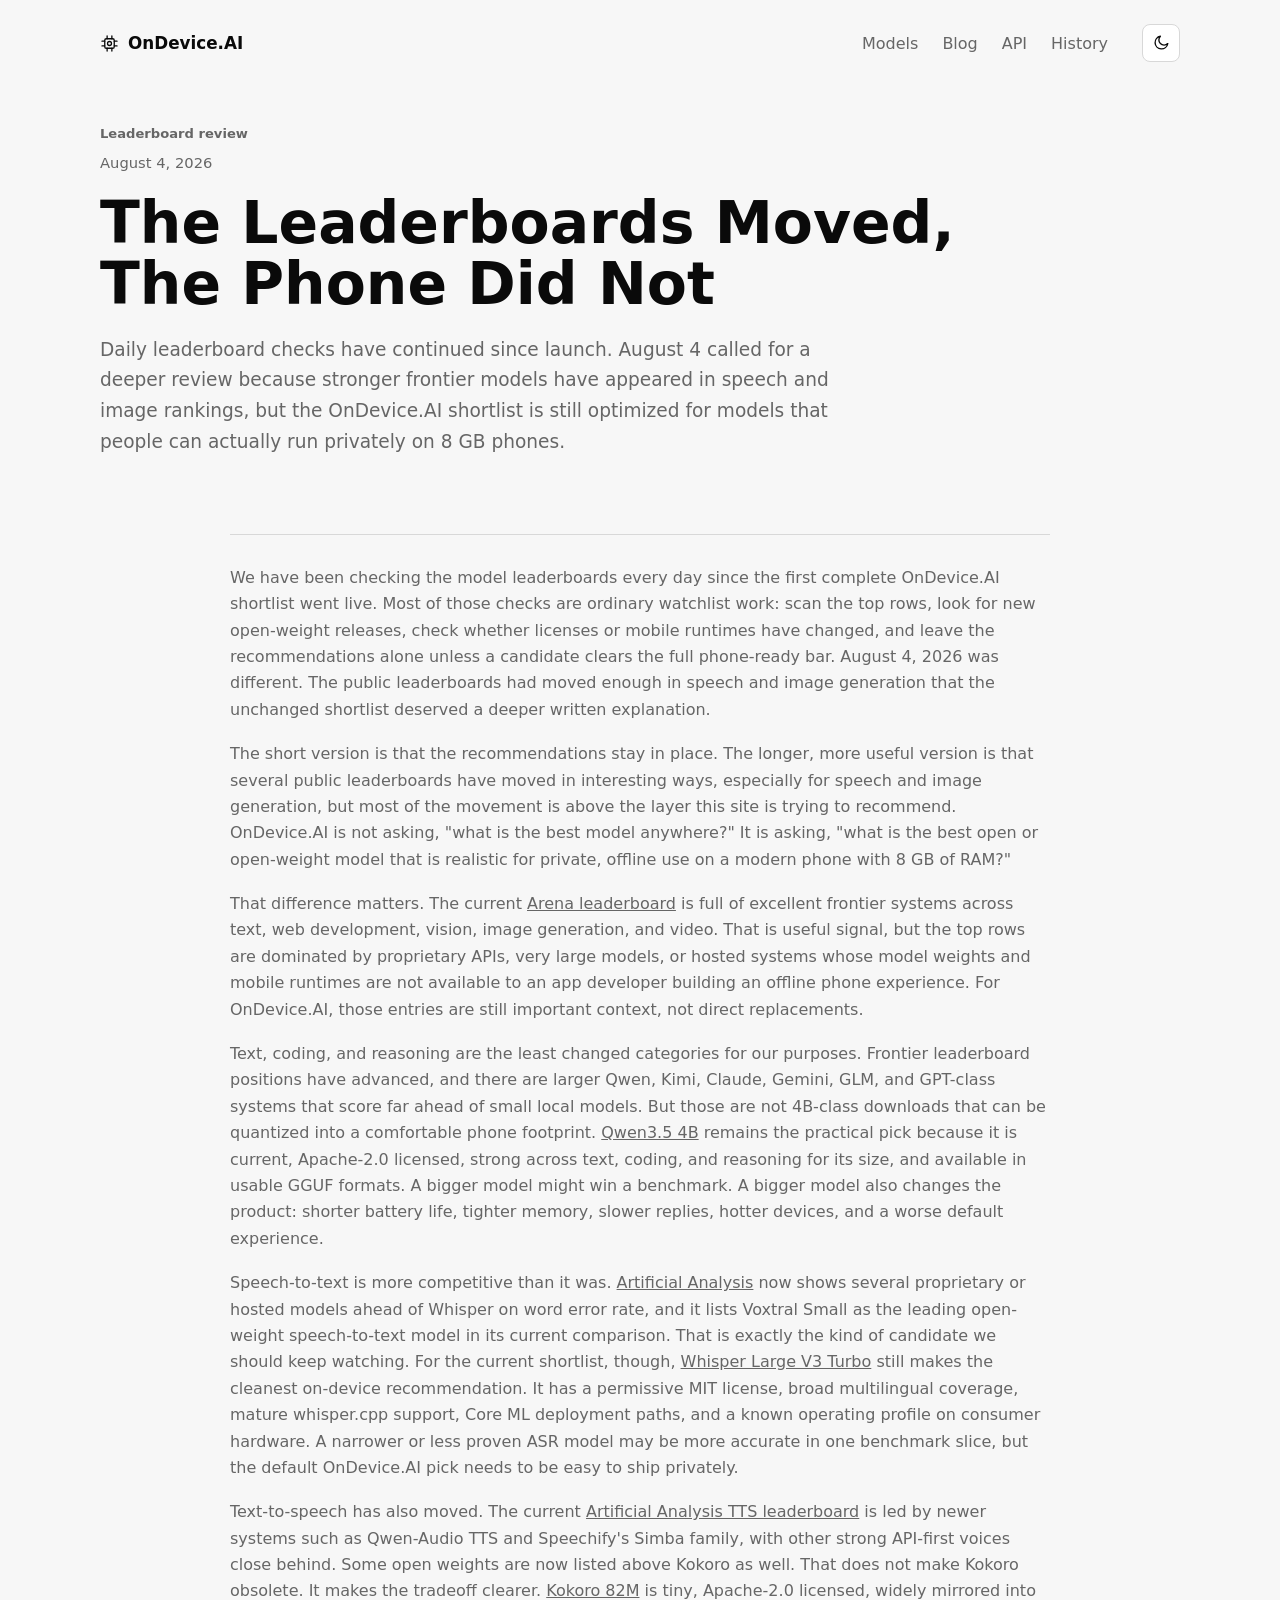
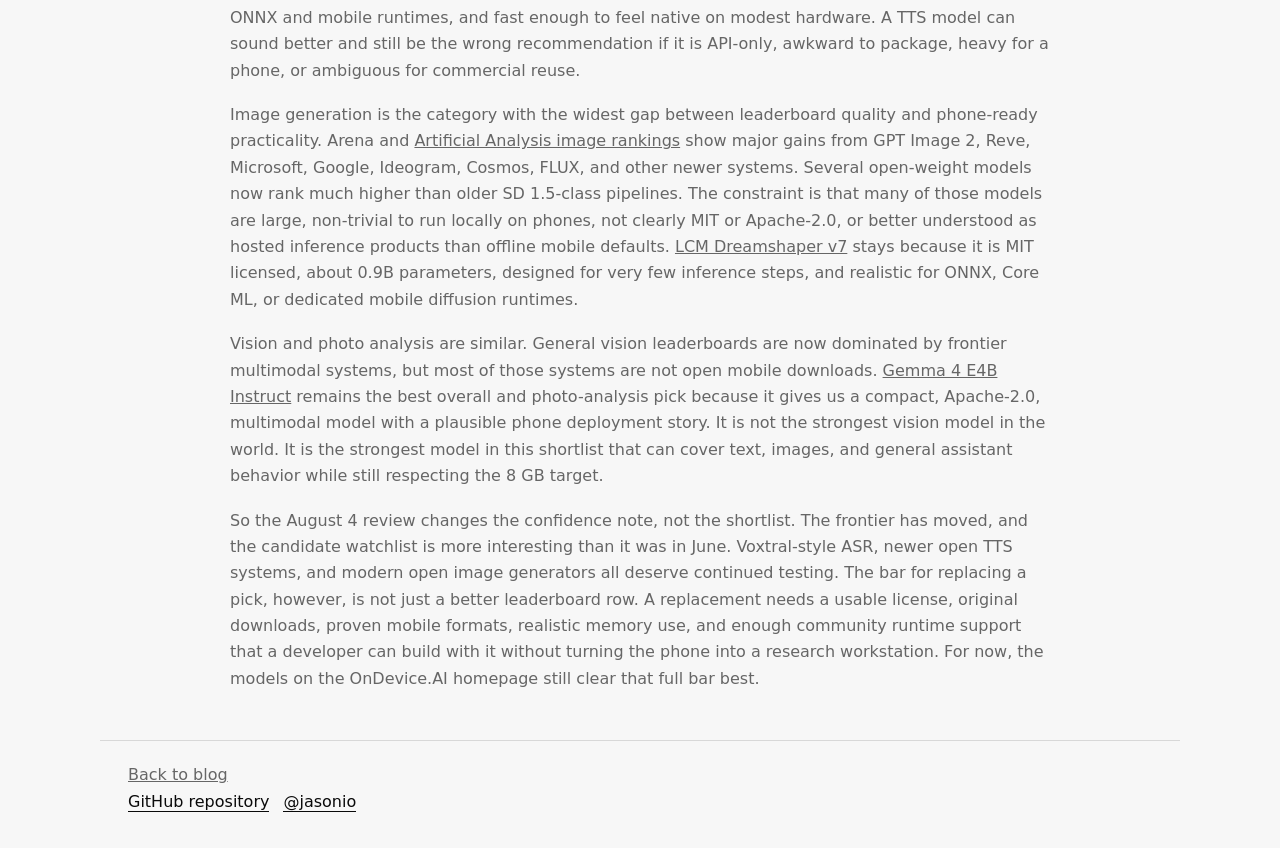
<file: blog/the-leaderboards-moved-the-phone-did-not/index.html>
<!DOCTYPE html>
<html lang="en" data-theme="light">
<head>
  <meta charset="UTF-8">
  <meta name="viewport" content="width=device-width, initial-scale=1.0">
  <title>The Leaderboards Moved, The Phone Did Not</title>
  <meta name="description" content="An August 4, 2026 OnDevice.AI review of speech, image, text, and vision leaderboards, and why the mobile model shortlist remains unchanged.">
  <link rel="icon" href="/favicon.svg" type="image/svg+xml">
  <script>
    (function () {
      try {
        var storedTheme = localStorage.getItem("ondevice-theme");
        var preferredTheme = window.matchMedia("(prefers-color-scheme: dark)").matches ? "dark" : "light";
        document.documentElement.setAttribute("data-theme", storedTheme || preferredTheme);
      } catch (error) {
        document.documentElement.setAttribute("data-theme", "light");
      }
    })();
  </script>
  <link rel="stylesheet" href="/styles.css?rev=release-1">
</head>
<body>
  <header class="site-header">
    <nav class="top-nav" aria-label="Main navigation">
      <a class="brand" href="/">
        <svg class="brand-icon" viewBox="0 0 24 24" aria-hidden="true">
          <rect x="6" y="6" width="12" height="12" rx="2"></rect>
          <circle cx="12" cy="12" r="2.5"></circle>
          <path d="M9 2.5V6"></path>
          <path d="M15 2.5V6"></path>
          <path d="M9 18v3.5"></path>
          <path d="M15 18v3.5"></path>
          <path d="M2.5 9H6"></path>
          <path d="M2.5 15H6"></path>
          <path d="M18 9h3.5"></path>
          <path d="M18 15h3.5"></path>
        </svg>
        <span>OnDevice.AI</span>
      </a>
      <div class="nav-links" id="nav-links">
        <a href="/#models">Models</a>
        <a href="/blog/">Blog</a>
        <a href="/api">API</a>
        <a href="/#history">History</a>
      </div>
      <div class="nav-controls">
        <button class="theme-toggle" id="theme-toggle" type="button" aria-pressed="false" aria-label="Switch to dark mode">
          <svg class="theme-icon theme-icon-moon" viewBox="0 0 24 24" aria-hidden="true">
            <path d="M21 12.8A8.5 8.5 0 1 1 11.2 3a6.5 6.5 0 0 0 9.8 9.8z"></path>
          </svg>
          <svg class="theme-icon theme-icon-sun" viewBox="0 0 24 24" aria-hidden="true">
            <circle cx="12" cy="12" r="4"></circle>
            <path d="M12 2v2"></path>
            <path d="M12 20v2"></path>
            <path d="M4.9 4.9l1.4 1.4"></path>
            <path d="M17.7 17.7l1.4 1.4"></path>
            <path d="M2 12h2"></path>
            <path d="M20 12h2"></path>
            <path d="M4.9 19.1l1.4-1.4"></path>
            <path d="M17.7 6.3l1.4-1.4"></path>
          </svg>
        </button>
        <button class="menu-toggle" id="menu-toggle" type="button" aria-expanded="false" aria-controls="nav-links" aria-label="Open menu">
          <svg class="menu-icon menu-icon-open" viewBox="0 0 24 24" aria-hidden="true">
            <path d="M4 7h16"></path>
            <path d="M4 12h16"></path>
            <path d="M4 17h16"></path>
          </svg>
          <svg class="menu-icon menu-icon-close" viewBox="0 0 24 24" aria-hidden="true">
            <path d="M6 6l12 12"></path>
            <path d="M18 6L6 18"></path>
          </svg>
        </button>
      </div>
    </nav>

    <section class="hero post-hero" aria-labelledby="page-title">
      <div class="hero-copy">
        <p class="eyebrow">Leaderboard review</p>
        <p class="post-meta">August 4, 2026</p>
        <h1 id="page-title">The Leaderboards Moved, The Phone Did Not</h1>
        <p class="post-deck">
          Daily leaderboard checks have continued since launch. August 4
          called for a deeper review because stronger frontier models have
          appeared in speech and image rankings, but the OnDevice.AI shortlist
          is still optimized for models that people can actually run privately
          on 8 GB phones.
        </p>
      </div>
    </section>
  </header>

  <main>
    <article class="article-body">
      <p>
        We have been checking the model leaderboards every day since the first
        complete OnDevice.AI shortlist went live. Most of those checks are
        ordinary watchlist work: scan the top rows, look for new open-weight
        releases, check whether licenses or mobile runtimes have changed, and
        leave the recommendations alone unless a candidate clears the full
        phone-ready bar. August 4, 2026 was different. The public leaderboards
        had moved enough in speech and image generation that the unchanged
        shortlist deserved a deeper written explanation.
      </p>

      <p>
        The short version is that the recommendations stay in place. The
        longer, more useful version is that several public leaderboards have
        moved in interesting ways, especially for speech and image generation,
        but most of the movement is above the layer this site is trying to
        recommend. OnDevice.AI is not asking, "what is the best model
        anywhere?" It is asking, "what is the best open or open-weight model
        that is realistic for private, offline use on a modern phone with 8 GB
        of RAM?"
      </p>

      <p>
        That difference matters. The current <a href="https://arena.ai/leaderboard/" target="_blank" rel="noopener">Arena leaderboard</a>
        is full of excellent frontier systems across text, web development,
        vision, image generation, and video. That is useful signal, but the
        top rows are dominated by proprietary APIs, very large models, or
        hosted systems whose model weights and mobile runtimes are not
        available to an app developer building an offline phone experience.
        For OnDevice.AI, those entries are still important context, not direct
        replacements.
      </p>

      <p>
        Text, coding, and reasoning are the least changed categories for our
        purposes. Frontier leaderboard positions have advanced, and there are
        larger Qwen, Kimi, Claude, Gemini, GLM, and GPT-class systems that score
        far ahead of small local models. But those are not 4B-class downloads
        that can be quantized into a comfortable phone footprint. <a href="https://huggingface.co/Qwen/Qwen3.5-4B" target="_blank" rel="noopener">Qwen3.5 4B</a>
        remains the practical pick because it is current, Apache-2.0 licensed,
        strong across text, coding, and reasoning for its size, and available
        in usable GGUF formats. A bigger model might win a benchmark. A bigger
        model also changes the product: shorter battery life, tighter memory,
        slower replies, hotter devices, and a worse default experience.
      </p>

      <p>
        Speech-to-text is more competitive than it was. <a href="https://artificialanalysis.ai/speech-to-text/non-streaming?api-benchmarks=word-error-rate-vs-speed" target="_blank" rel="noopener">Artificial Analysis</a>
        now shows several proprietary or hosted models ahead of Whisper on
        word error rate, and it lists Voxtral Small as the leading open-weight
        speech-to-text model in its current comparison. That is exactly the
        kind of candidate we should keep watching. For the current shortlist,
        though, <a href="https://huggingface.co/openai/whisper-large-v3-turbo" target="_blank" rel="noopener">Whisper Large V3 Turbo</a>
        still makes the cleanest on-device recommendation. It has a permissive
        MIT license, broad multilingual coverage, mature whisper.cpp support,
        Core ML deployment paths, and a known operating profile on consumer
        hardware. A narrower or less proven ASR model may be more accurate in
        one benchmark slice, but the default OnDevice.AI pick needs to be easy
        to ship privately.
      </p>

      <p>
        Text-to-speech has also moved. The current <a href="https://artificialanalysis.ai/text-to-speech/leaderboard" target="_blank" rel="noopener">Artificial Analysis TTS leaderboard</a>
        is led by newer systems such as Qwen-Audio TTS and Speechify's Simba
        family, with other strong API-first voices close behind. Some open
        weights are now listed above Kokoro as well. That does not make
        Kokoro obsolete. It makes the tradeoff clearer. <a href="https://huggingface.co/hexgrad/Kokoro-82M" target="_blank" rel="noopener">Kokoro 82M</a>
        is tiny, Apache-2.0 licensed, widely mirrored into ONNX and mobile
        runtimes, and fast enough to feel native on modest hardware. A TTS
        model can sound better and still be the wrong recommendation if it is
        API-only, awkward to package, heavy for a phone, or ambiguous for
        commercial reuse.
      </p>

      <p>
        Image generation is the category with the widest gap between
        leaderboard quality and phone-ready practicality. Arena and <a href="https://artificialanalysis.ai/image/leaderboard/text-to-image/" target="_blank" rel="noopener">Artificial Analysis image rankings</a>
        show major gains from GPT Image 2, Reve, Microsoft, Google, Ideogram,
        Cosmos, FLUX, and other newer systems. Several open-weight models now
        rank much higher than older SD 1.5-class pipelines. The constraint is
        that many of those models are large, non-trivial to run locally on
        phones, not clearly MIT or Apache-2.0, or better understood as hosted
        inference products than offline mobile defaults. <a href="https://huggingface.co/SimianLuo/LCM_Dreamshaper_v7" target="_blank" rel="noopener">LCM Dreamshaper v7</a>
        stays because it is MIT licensed, about 0.9B parameters, designed for
        very few inference steps, and realistic for ONNX, Core ML, or dedicated
        mobile diffusion runtimes.
      </p>

      <p>
        Vision and photo analysis are similar. General vision leaderboards are
        now dominated by frontier multimodal systems, but most of those systems
        are not open mobile downloads. <a href="https://huggingface.co/google/gemma-4-E4B-it" target="_blank" rel="noopener">Gemma 4 E4B Instruct</a>
        remains the best overall and photo-analysis pick because it gives us a
        compact, Apache-2.0, multimodal model with a plausible phone deployment
        story. It is not the strongest vision model in the world. It is the
        strongest model in this shortlist that can cover text, images, and
        general assistant behavior while still respecting the 8 GB target.
      </p>

      <p>
        So the August 4 review changes the confidence note, not the shortlist.
        The frontier has moved, and the candidate watchlist is more interesting
        than it was in June. Voxtral-style ASR, newer open TTS systems, and
        modern open image generators all deserve continued testing. The bar
        for replacing a pick, however, is not just a better leaderboard row. A
        replacement needs a usable license, original downloads, proven mobile
        formats, realistic memory use, and enough community runtime support
        that a developer can build with it without turning the phone into a
        research workstation. For now, the models on the OnDevice.AI homepage
        still clear that full bar best.
      </p>
    </article>
  </main>

  <footer>
    <p><a href="/blog/">Back to blog</a></p>
    <p class="footer-links">
      <a href="https://github.com/jasonas/OnDeviceAI" target="_blank" rel="noopener">GitHub repository</a>
      <a href="https://x.com/jasonio" target="_blank" rel="noopener">@jasonio</a>
    </p>
  </footer>

  <script src="/script.js?rev=release-1"></script>
</body>
</html>
</file>
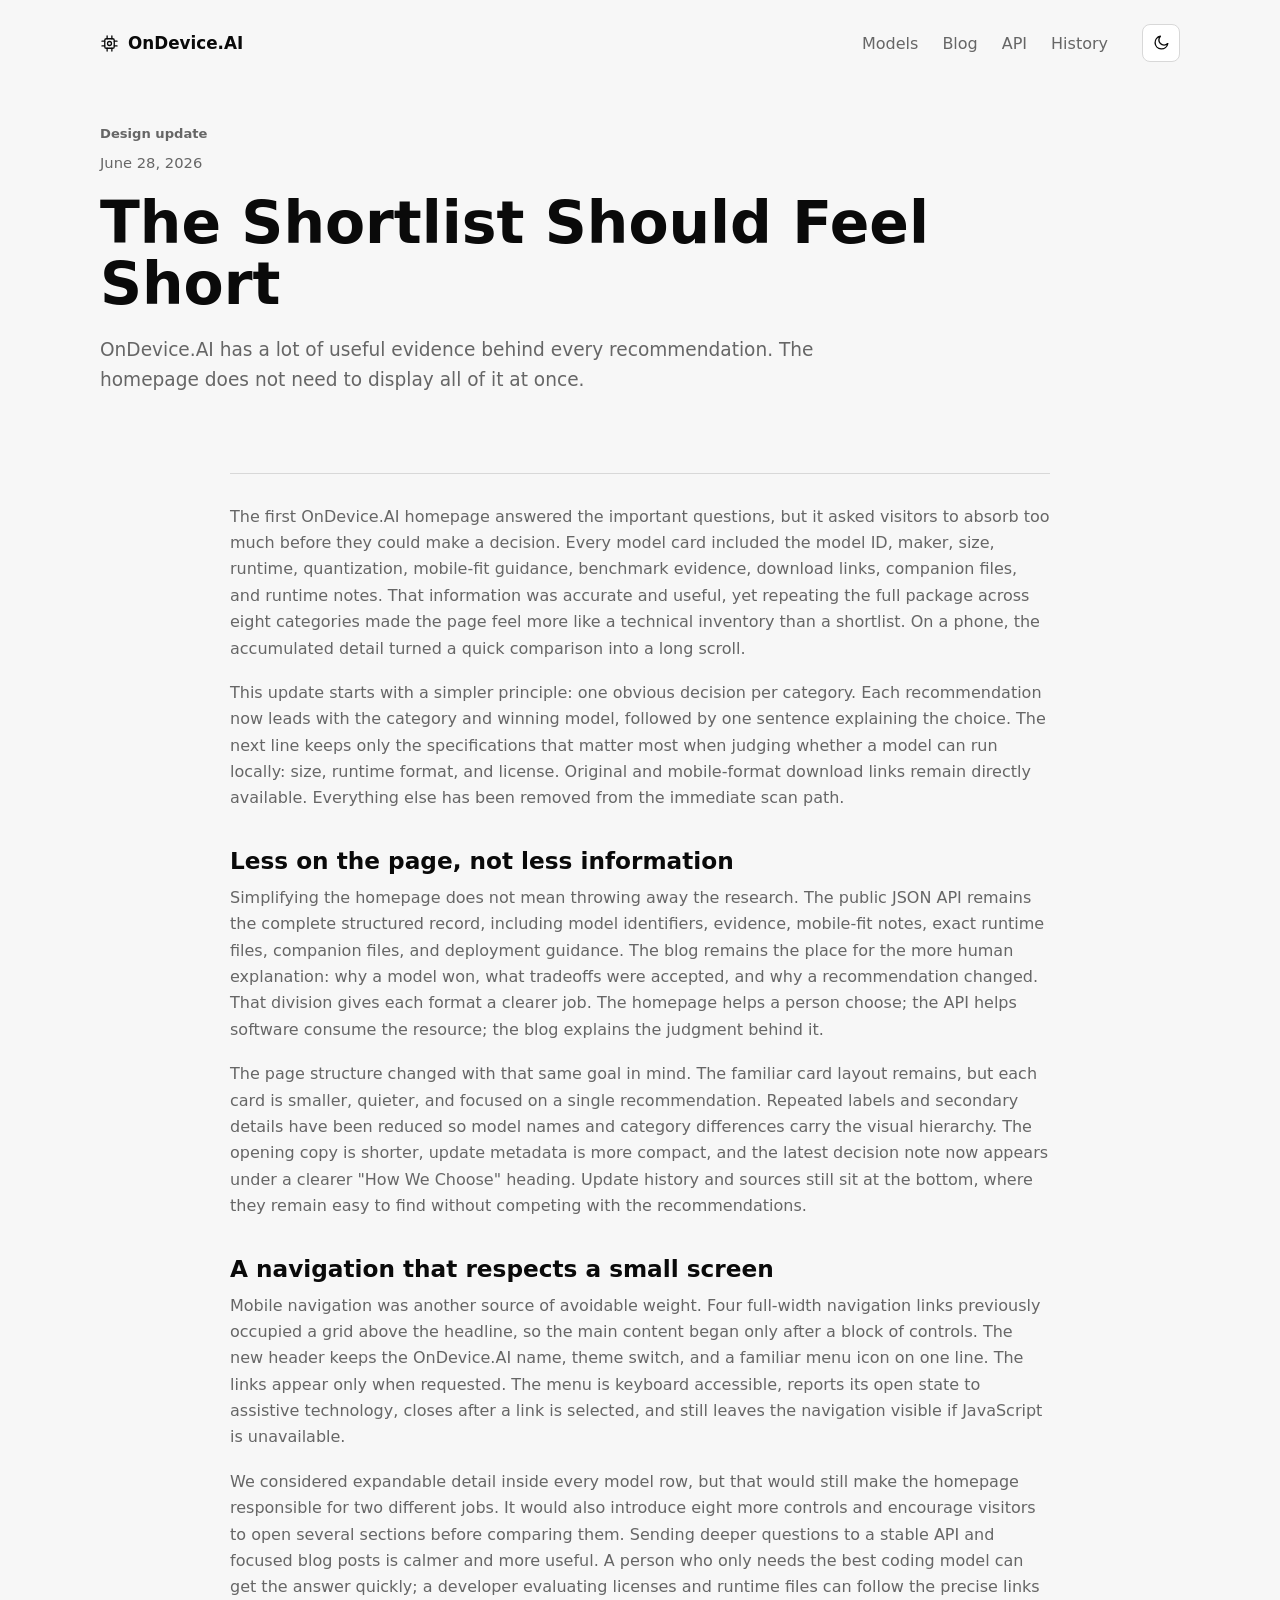
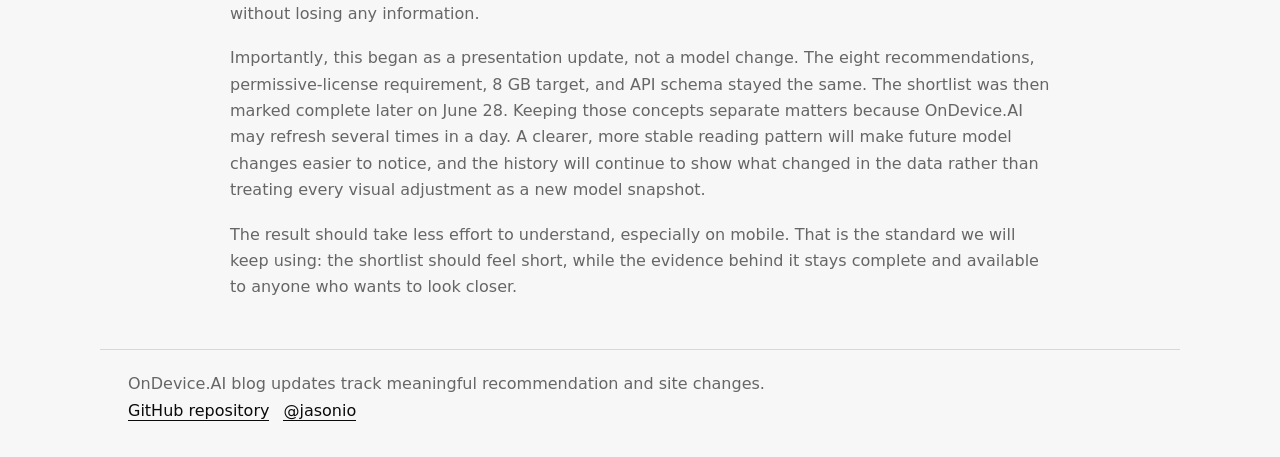
<file: blog/the-shortlist-should-feel-short/index.html>
<!DOCTYPE html>
<html lang="en" data-theme="light">
<head>
  <meta charset="UTF-8">
  <meta name="viewport" content="width=device-width, initial-scale=1.0">
  <title>The Shortlist Should Feel Short - OnDevice.AI</title>
  <meta name="description" content="Why OnDevice.AI simplified its model guide for faster comparison on mobile while keeping detailed evidence in the API and blog.">
  <link rel="icon" href="/favicon.svg" type="image/svg+xml">
  <script>
    (function () {
      try {
        var storedTheme = localStorage.getItem("ondevice-theme");
        var preferredTheme = window.matchMedia("(prefers-color-scheme: dark)").matches ? "dark" : "light";
        document.documentElement.setAttribute("data-theme", storedTheme || preferredTheme);
      } catch (error) {
        document.documentElement.setAttribute("data-theme", "light");
      }
    })();
  </script>
  <link rel="stylesheet" href="/styles.css?rev=release-1">
</head>
<body>
  <header class="site-header">
    <nav class="top-nav" aria-label="Main navigation">
      <a class="brand" href="/">
        <svg class="brand-icon" viewBox="0 0 24 24" aria-hidden="true">
          <rect x="6" y="6" width="12" height="12" rx="2"></rect>
          <circle cx="12" cy="12" r="2.5"></circle>
          <path d="M9 2.5V6"></path>
          <path d="M15 2.5V6"></path>
          <path d="M9 18v3.5"></path>
          <path d="M15 18v3.5"></path>
          <path d="M2.5 9H6"></path>
          <path d="M2.5 15H6"></path>
          <path d="M18 9h3.5"></path>
          <path d="M18 15h3.5"></path>
        </svg>
        <span>OnDevice.AI</span>
      </a>
      <div class="nav-links" id="nav-links">
        <a href="/#models">Models</a>
        <a href="/blog/">Blog</a>
        <a href="/api">API</a>
        <a href="/#history">History</a>
      </div>
      <div class="nav-controls">
        <button class="theme-toggle" id="theme-toggle" type="button" aria-pressed="false" aria-label="Switch to dark mode">
          <svg class="theme-icon theme-icon-moon" viewBox="0 0 24 24" aria-hidden="true">
            <path d="M21 12.8A8.5 8.5 0 1 1 11.2 3a6.5 6.5 0 0 0 9.8 9.8z"></path>
          </svg>
          <svg class="theme-icon theme-icon-sun" viewBox="0 0 24 24" aria-hidden="true">
            <circle cx="12" cy="12" r="4"></circle>
            <path d="M12 2v2"></path>
            <path d="M12 20v2"></path>
            <path d="M4.9 4.9l1.4 1.4"></path>
            <path d="M17.7 17.7l1.4 1.4"></path>
            <path d="M2 12h2"></path>
            <path d="M20 12h2"></path>
            <path d="M4.9 19.1l1.4-1.4"></path>
            <path d="M17.7 6.3l1.4-1.4"></path>
          </svg>
        </button>
        <button class="menu-toggle" id="menu-toggle" type="button" aria-expanded="false" aria-controls="nav-links" aria-label="Open menu">
          <svg class="menu-icon menu-icon-open" viewBox="0 0 24 24" aria-hidden="true">
            <path d="M4 7h16"></path>
            <path d="M4 12h16"></path>
            <path d="M4 17h16"></path>
          </svg>
          <svg class="menu-icon menu-icon-close" viewBox="0 0 24 24" aria-hidden="true">
            <path d="M6 6l12 12"></path>
            <path d="M18 6L6 18"></path>
          </svg>
        </button>
      </div>
    </nav>

    <section class="hero post-hero" aria-labelledby="page-title">
      <div class="hero-copy">
        <p class="eyebrow">Design update</p>
        <p class="post-meta">June 28, 2026</p>
        <h1 id="page-title">The Shortlist Should Feel Short</h1>
        <p class="post-deck">
          OnDevice.AI has a lot of useful evidence behind every recommendation.
          The homepage does not need to display all of it at once.
        </p>
      </div>
    </section>
  </header>

  <main>
    <article class="article-body">
      <p>
        The first OnDevice.AI homepage answered the important questions, but it
        asked visitors to absorb too much before they could make a decision.
        Every model card included the model ID, maker, size, runtime, quantization,
        mobile-fit guidance, benchmark evidence, download links, companion files,
        and runtime notes. That information was accurate and useful, yet repeating
        the full package across eight categories made the page feel more like a
        technical inventory than a shortlist. On a phone, the accumulated detail
        turned a quick comparison into a long scroll.
      </p>

      <p>
        This update starts with a simpler principle: one obvious decision per
        category. Each recommendation now leads with the category and winning
        model, followed by one sentence explaining the choice. The next line keeps
        only the specifications that matter most when judging whether a model can
        run locally: size, runtime format, and license. Original and mobile-format
        download links remain directly available. Everything else has been removed
        from the immediate scan path.
      </p>

      <h2>Less on the page, not less information</h2>
      <p>
        Simplifying the homepage does not mean throwing away the research. The
        public JSON API remains the complete structured record, including model
        identifiers, evidence, mobile-fit notes, exact runtime files, companion
        files, and deployment guidance. The blog remains the place for the more
        human explanation: why a model won, what tradeoffs were accepted, and why
        a recommendation changed. That division gives each format a clearer job.
        The homepage helps a person choose; the API helps software consume the
        resource; the blog explains the judgment behind it.
      </p>

      <p>
        The page structure changed with that same goal in mind. The familiar card
        layout remains, but each card is smaller, quieter, and focused on a single
        recommendation. Repeated labels and secondary details have been reduced so
        model names and category differences carry the visual hierarchy. The opening
        copy is shorter, update metadata is more compact, and the latest decision
        note now appears under a clearer "How We Choose" heading. Update history and
        sources still sit at the bottom, where they remain easy to find without
        competing with the recommendations.
      </p>

      <h2>A navigation that respects a small screen</h2>
      <p>
        Mobile navigation was another source of avoidable weight. Four full-width
        navigation links previously occupied a grid above the headline, so the
        main content began only after a block of controls. The new header keeps the
        OnDevice.AI name, theme switch, and a familiar menu icon on one line. The
        links appear only when requested. The menu is keyboard accessible, reports
        its open state to assistive technology, closes after a link is selected,
        and still leaves the navigation visible if JavaScript is unavailable.
      </p>

      <p>
        We considered expandable detail inside every model row, but that would
        still make the homepage responsible for two different jobs. It would also
        introduce eight more controls and encourage visitors to open several
        sections before comparing them. Sending deeper questions to a stable API
        and focused blog posts is calmer and more useful. A person who only needs
        the best coding model can get the answer quickly; a developer evaluating
        licenses and runtime files can follow the precise links without losing any
        information.
      </p>

      <p>
        Importantly, this began as a presentation update, not a model change. The
        eight recommendations, permissive-license requirement, 8 GB target, and API
        schema stayed the same. The shortlist was then marked complete later on
        June 28. Keeping those concepts separate matters because OnDevice.AI may
        refresh several times in a day. A clearer, more stable reading pattern will
        make future model changes easier to notice, and the history will continue to
        show what changed in the data rather than treating every visual adjustment
        as a new model snapshot.
      </p>

      <p>
        The result should take less effort to understand, especially on mobile.
        That is the standard we will keep using: the shortlist should feel short,
        while the evidence behind it stays complete and available to anyone who
        wants to look closer.
      </p>
    </article>
  </main>

  <footer>
    <p>OnDevice.AI blog updates track meaningful recommendation and site changes.</p>
    <p class="footer-links">
      <a href="https://github.com/jasonas/OnDeviceAI" target="_blank" rel="noopener">GitHub repository</a>
      <a href="https://x.com/jasonio" target="_blank" rel="noopener">@jasonio</a>
    </p>
  </footer>

  <script src="/script.js?rev=release-1"></script>
</body>
</html>
</file>
<file: styles.css>
:root {
  color-scheme: light;
  --bg: #f7f7f7;
  --ink: #0a0a0a;
  --muted: #666666;
  --line: #d8d8d8;
  --surface: #ffffff;
  --surface-strong: #eeeeee;
  --surface-muted: #e6e6e6;
  --inverse: #ffffff;
  --code-bg: #111111;
  --code-ink: #f6f6f6;
  --shadow: 0 14px 34px rgba(0, 0, 0, 0.06);
  --card-line: #c7c7c7;
  --card-shadow: 0 16px 36px rgba(0, 0, 0, 0.09), 0 2px 7px rgba(0, 0, 0, 0.05);
  --card-shadow-hover: 0 20px 42px rgba(0, 0, 0, 0.12), 0 4px 10px rgba(0, 0, 0, 0.06);
}

:root[data-theme="dark"] {
  color-scheme: dark;
  --bg: #050505;
  --ink: #f5f5f5;
  --muted: #a6a6a6;
  --line: #2a2a2a;
  --surface: #0d0d0d;
  --surface-strong: #171717;
  --surface-muted: #222222;
  --inverse: #050505;
  --code-bg: #f5f5f5;
  --code-ink: #080808;
  --shadow: none;
  --card-line: #353535;
  --card-shadow: 0 18px 42px rgba(0, 0, 0, 0.48), 0 1px 0 rgba(255, 255, 255, 0.04);
  --card-shadow-hover: 0 22px 48px rgba(0, 0, 0, 0.58), 0 1px 0 rgba(255, 255, 255, 0.07);
}

* {
  box-sizing: border-box;
}

html {
  scroll-behavior: smooth;
}

body {
  margin: 0;
  background: var(--bg);
  color: var(--ink);
  font-family: Inter, ui-sans-serif, system-ui, -apple-system, BlinkMacSystemFont, "Segoe UI", sans-serif;
  letter-spacing: 0;
}

a {
  color: inherit;
}

button {
  font: inherit;
}

.site-header {
  padding: 24px 28px 0;
}

.top-nav {
  width: min(1080px, 100%);
  margin: 0 auto;
  display: grid;
  grid-template-columns: auto 1fr auto;
  align-items: center;
  gap: 24px;
}

.brand {
  align-items: center;
  color: var(--ink);
  display: inline-flex;
  font-size: 1.05rem;
  font-weight: 800;
  gap: 9px;
  text-decoration: none;
}

.brand-icon {
  fill: none;
  flex: 0 0 19px;
  height: 19px;
  stroke: currentColor;
  stroke-linecap: round;
  stroke-linejoin: round;
  stroke-width: 1.65;
  width: 19px;
}

.nav-links {
  display: flex;
  justify-content: flex-end;
  gap: 4px;
}

.nav-links a {
  border-radius: 6px;
  color: var(--muted);
  padding: 8px 10px;
  text-decoration: none;
  transition: background-color 160ms ease, color 160ms ease;
}

.nav-controls {
  display: flex;
  gap: 8px;
}

.theme-toggle,
.menu-toggle,
.action,
.download-link,
.minor-link,
.source-link {
  background: var(--surface);
  border: 1px solid var(--line);
  border-radius: 8px;
  color: var(--ink);
  display: inline-flex;
  align-items: center;
  justify-content: center;
  min-height: 38px;
  padding: 8px 12px;
  text-decoration: none;
  transition: border-color 160ms ease, background-color 160ms ease, color 160ms ease;
}

.theme-toggle {
  cursor: pointer;
  flex: 0 0 38px;
  padding: 0;
  width: 38px;
}

.menu-toggle {
  cursor: pointer;
  display: none;
  flex: 0 0 38px;
  padding: 0;
  width: 38px;
}

.theme-icon,
.menu-icon {
  display: block;
  fill: none;
  height: 18px;
  stroke: currentColor;
  stroke-linecap: round;
  stroke-linejoin: round;
  stroke-width: 1.8;
  width: 18px;
}

.menu-icon-close {
  display: none;
}

.menu-toggle.is-open .menu-icon-open {
  display: none;
}

.menu-toggle.is-open .menu-icon-close {
  display: block;
}

.theme-icon-sun {
  display: none;
}

:root[data-theme="dark"] .theme-icon-moon {
  display: none;
}

:root[data-theme="dark"] .theme-icon-sun {
  display: block;
}

.nav-links a:hover {
  background: var(--surface-strong);
  color: var(--ink);
}

.theme-toggle:hover,
.menu-toggle:hover,
.action:hover,
.download-link:hover,
.minor-link:hover,
.source-link:hover {
  border-color: var(--ink);
  background: var(--surface-strong);
}

.nav-links a:focus-visible,
.theme-toggle:focus-visible,
.menu-toggle:focus-visible,
.action:focus-visible,
.download-link:focus-visible,
.minor-link:focus-visible,
.source-link:focus-visible {
  outline: 2px solid var(--ink);
  outline-offset: 3px;
}

.hero {
  width: min(1080px, 100%);
  min-height: auto;
  margin: 0 auto;
  padding: 64px 0 72px;
  display: grid;
  grid-template-columns: minmax(0, 1fr);
  align-items: start;
}

.archive-hero {
  min-height: auto;
  padding-bottom: 72px;
}

.eyebrow,
.meta-label {
  color: var(--muted);
  display: block;
  font-size: 0.82rem;
  font-weight: 750;
  margin: 0 0 10px;
}

h1,
h2,
h3,
p {
  margin-top: 0;
}

h1 {
  max-width: 920px;
  font-size: 3.65rem;
  line-height: 1.04;
  margin-bottom: 20px;
}

.hero-text {
  color: var(--muted);
  font-size: 1.18rem;
  line-height: 1.65;
  max-width: 620px;
}

.hero-actions {
  display: flex;
  flex-wrap: wrap;
  gap: 10px;
  margin-top: 28px;
}

.action.primary {
  background: var(--ink);
  border-color: var(--ink);
  color: var(--inverse);
}

.action.primary:hover {
  background: var(--surface-strong);
  color: var(--ink);
}

main {
  width: min(1080px, calc(100% - 56px));
  margin: 0 auto 48px;
}

.status-band,
.intro-grid,
.info-section {
  border-top: 1px solid var(--line);
  padding: 28px 0;
}

.status-band {
  display: grid;
  grid-template-columns: repeat(3, 1fr);
  gap: 24px;
  padding: 20px 0;
}

.status-band strong {
  display: block;
  font-size: 1rem;
  line-height: 1.35;
}

.intro-grid {
  display: grid;
  grid-template-columns: minmax(0, 1fr) minmax(280px, 420px);
  gap: 32px;
  align-items: start;
}

.intro-grid h2,
.section-heading h2,
.info-section h2 {
  font-size: 1.65rem;
  line-height: 1.2;
  margin-bottom: 10px;
}

.intro-grid p,
.section-heading p,
.info-section p,
.history-item p {
  color: var(--muted);
  line-height: 1.6;
}

.api-callout {
  border-left: 4px solid var(--ink);
  padding-left: 18px;
}

.api-callout a {
  color: var(--ink);
  display: block;
  font-family: ui-monospace, SFMono-Regular, Menlo, Consolas, monospace;
  overflow-wrap: anywhere;
}

.section-heading {
  border-top: 1px solid var(--line);
  display: flex;
  align-items: flex-end;
  justify-content: space-between;
  gap: 20px;
  padding: 48px 0 18px;
}

.model-grid {
  display: grid;
  grid-template-columns: repeat(2, minmax(0, 1fr));
  gap: 14px;
  margin-bottom: 48px;
}

.model-card {
  background: var(--surface);
  border: 1px solid var(--card-line);
  border-radius: 8px;
  box-shadow: var(--card-shadow);
  display: flex;
  flex-direction: column;
  min-width: 0;
  padding: 20px;
  transition: border-color 180ms ease, box-shadow 180ms ease, transform 180ms ease;
}

.model-title {
  margin-bottom: 14px;
}

.model-summary {
  display: flex;
  flex: 1;
  flex-direction: column;
}

.category {
  color: var(--muted);
  display: block;
  font-size: 0.92rem;
  font-weight: 750;
  line-height: 1.3;
  margin-bottom: 8px;
}

@media (hover: hover) {
  .model-card:hover {
    border-color: var(--ink);
    box-shadow: var(--card-shadow-hover);
    transform: translateY(-2px);
  }
}

.model-card h3 {
  font-size: 1.28rem;
  line-height: 1.25;
  margin-bottom: 0;
}

.why {
  color: var(--muted);
  line-height: 1.55;
  margin-bottom: 16px;
}

.facts {
  display: grid;
  grid-template-columns: repeat(3, minmax(0, 1fr));
  gap: 14px;
  margin: 0;
}

.facts div {
  min-width: 0;
  padding: 0;
}

.facts span {
  color: var(--muted);
  display: block;
  font-size: 0.78rem;
  margin-bottom: 4px;
}

.facts strong {
  display: block;
  font-size: 0.88rem;
  line-height: 1.35;
  overflow-wrap: anywhere;
}

.evidence-list,
#selection-notes {
  color: var(--muted);
  line-height: 1.55;
  padding-left: 20px;
}

.evidence-list li + li,
#selection-notes li + li {
  margin-top: 8px;
}

.download-row,
.companion-links,
.history-links {
  display: flex;
  flex-wrap: wrap;
  gap: 8px;
  margin-top: 0;
}

.model-card .download-row {
  margin-top: 18px;
}

.model-card .download-link {
  min-height: 34px;
  padding: 6px 10px;
}

.download-link,
.minor-link,
.source-link {
  font-size: 0.9rem;
}

.download-link.quiet {
  color: var(--muted);
}

.minor-link {
  min-height: 34px;
  padding: 6px 10px;
}

.companion-links {
  margin-top: 8px;
}

.runtime-note {
  border-top: 1px solid var(--line);
  font-size: 0.92rem;
  margin: 18px 0 0;
  padding-top: 14px;
}

.history-list {
  display: grid;
}

.history-item {
  align-items: center;
  border-top: 1px solid var(--line);
  display: flex;
  justify-content: space-between;
  gap: 18px;
  padding: 18px 0;
}

.history-item p {
  margin-bottom: 0;
}

.blog-teaser,
.blog-card {
  align-items: center;
  border-top: 1px solid var(--line);
  border-bottom: 1px solid var(--line);
  display: flex;
  justify-content: space-between;
  gap: 18px;
  padding: 20px 0;
}

.blog-teaser h3,
.blog-card h2 {
  font-size: 1.25rem;
  line-height: 1.25;
  margin-bottom: 8px;
}

.title-link {
  color: var(--ink);
  text-decoration: none;
}

.title-link:hover {
  text-decoration: underline;
  text-underline-offset: 4px;
}

.blog-teaser p,
.blog-card p,
.post-meta,
.post-deck,
.article-body p,
.article-body li {
  color: var(--muted);
  line-height: 1.65;
}

.blog-list {
  display: grid;
  gap: 12px;
}

.post-hero {
  min-height: auto;
  padding-bottom: 58px;
}

.post-meta {
  font-size: 0.92rem;
  margin-bottom: 18px;
}

.post-deck {
  font-size: 1.16rem;
  max-width: 760px;
}

.article-body {
  border-top: 1px solid var(--line);
  margin: 0 auto 48px;
  max-width: 820px;
  padding-top: 30px;
}

.article-body h2 {
  font-size: 1.45rem;
  line-height: 1.25;
  margin: 34px 0 10px;
}

.article-body p,
.article-body ul {
  margin-bottom: 18px;
}

.article-body ul {
  padding-left: 20px;
}

.source-list {
  display: flex;
  flex-wrap: wrap;
  gap: 8px;
}

footer {
  border-top: 1px solid var(--line);
  color: var(--muted);
  margin: 0 auto;
  padding: 24px 28px 36px;
  width: min(1080px, 100%);
}

footer p {
  margin-bottom: 0;
}

footer p + p {
  margin-top: 8px;
}

.footer-links {
  display: flex;
  flex-wrap: wrap;
  gap: 14px;
}

.footer-links a {
  color: var(--ink);
  text-decoration: none;
  border-bottom: 1px solid currentColor;
}

.api-page {
  min-height: 100vh;
  display: grid;
  place-items: center;
  padding: 28px;
}

.api-doc {
  background: var(--surface);
  border: 1px solid var(--line);
  border-radius: 8px;
  box-shadow: var(--shadow);
  max-width: 680px;
  padding: 28px;
}

.api-doc h1 {
  font-size: 2.4rem;
  margin-top: 24px;
}

pre {
  background: var(--code-bg);
  border-radius: 8px;
  color: var(--code-ink);
  overflow-x: auto;
  padding: 16px;
}

.error-card {
  border-color: var(--ink);
  grid-template-columns: minmax(0, 1fr);
}

@media (max-width: 900px) {
  .intro-grid {
    grid-template-columns: 1fr;
  }

  h1 {
    font-size: 3rem;
  }

  .model-grid {
    grid-template-columns: minmax(0, 1fr);
  }

  .model-card .download-row {
    flex-direction: row;
  }

  .facts {
    grid-template-columns: repeat(3, minmax(0, 1fr));
  }
}

@media (max-width: 620px) {
  .site-header {
    padding: 18px 20px 0;
  }

  .top-nav {
    grid-template-columns: 1fr auto;
    gap: 14px;
  }

  .nav-controls {
    justify-self: end;
  }

  .menu-toggle {
    display: inline-flex;
  }

  .nav-links {
    border-top: 1px solid var(--line);
    display: grid;
    grid-column: 1 / -1;
    grid-template-columns: 1fr;
    padding-top: 6px;
    width: 100%;
  }

  body.nav-ready .nav-links {
    display: none;
  }

  body.nav-ready .nav-links.is-open {
    display: grid;
  }

  .nav-links a {
    border-bottom: 1px solid var(--line);
    border-radius: 0;
    padding: 12px 4px;
  }

  .hero {
    padding-top: 44px;
    padding-bottom: 52px;
  }

  .archive-hero,
  .post-hero {
    padding-bottom: 52px;
  }

  h1 {
    font-size: 2.15rem;
  }

  main {
    width: min(100% - 40px, 1080px);
  }

  .status-band {
    grid-template-columns: repeat(2, minmax(0, 1fr));
    gap: 18px;
  }

  .status-band div:nth-child(2) {
    grid-column: 1 / -1;
    order: 3;
  }

  .section-heading {
    align-items: flex-start;
    flex-direction: column;
    padding-top: 38px;
  }

  .model-card {
    padding: 18px;
  }

  .facts {
    grid-template-columns: repeat(2, minmax(0, 1fr));
  }

  .facts div:nth-child(2) {
    grid-column: 1 / -1;
    order: 3;
  }

  .facts div:nth-child(3) {
    order: 2;
  }

  .history-item {
    align-items: flex-start;
    flex-direction: column;
  }

  .blog-teaser,
  .blog-card {
    align-items: flex-start;
    flex-direction: column;
  }
}
</file>
